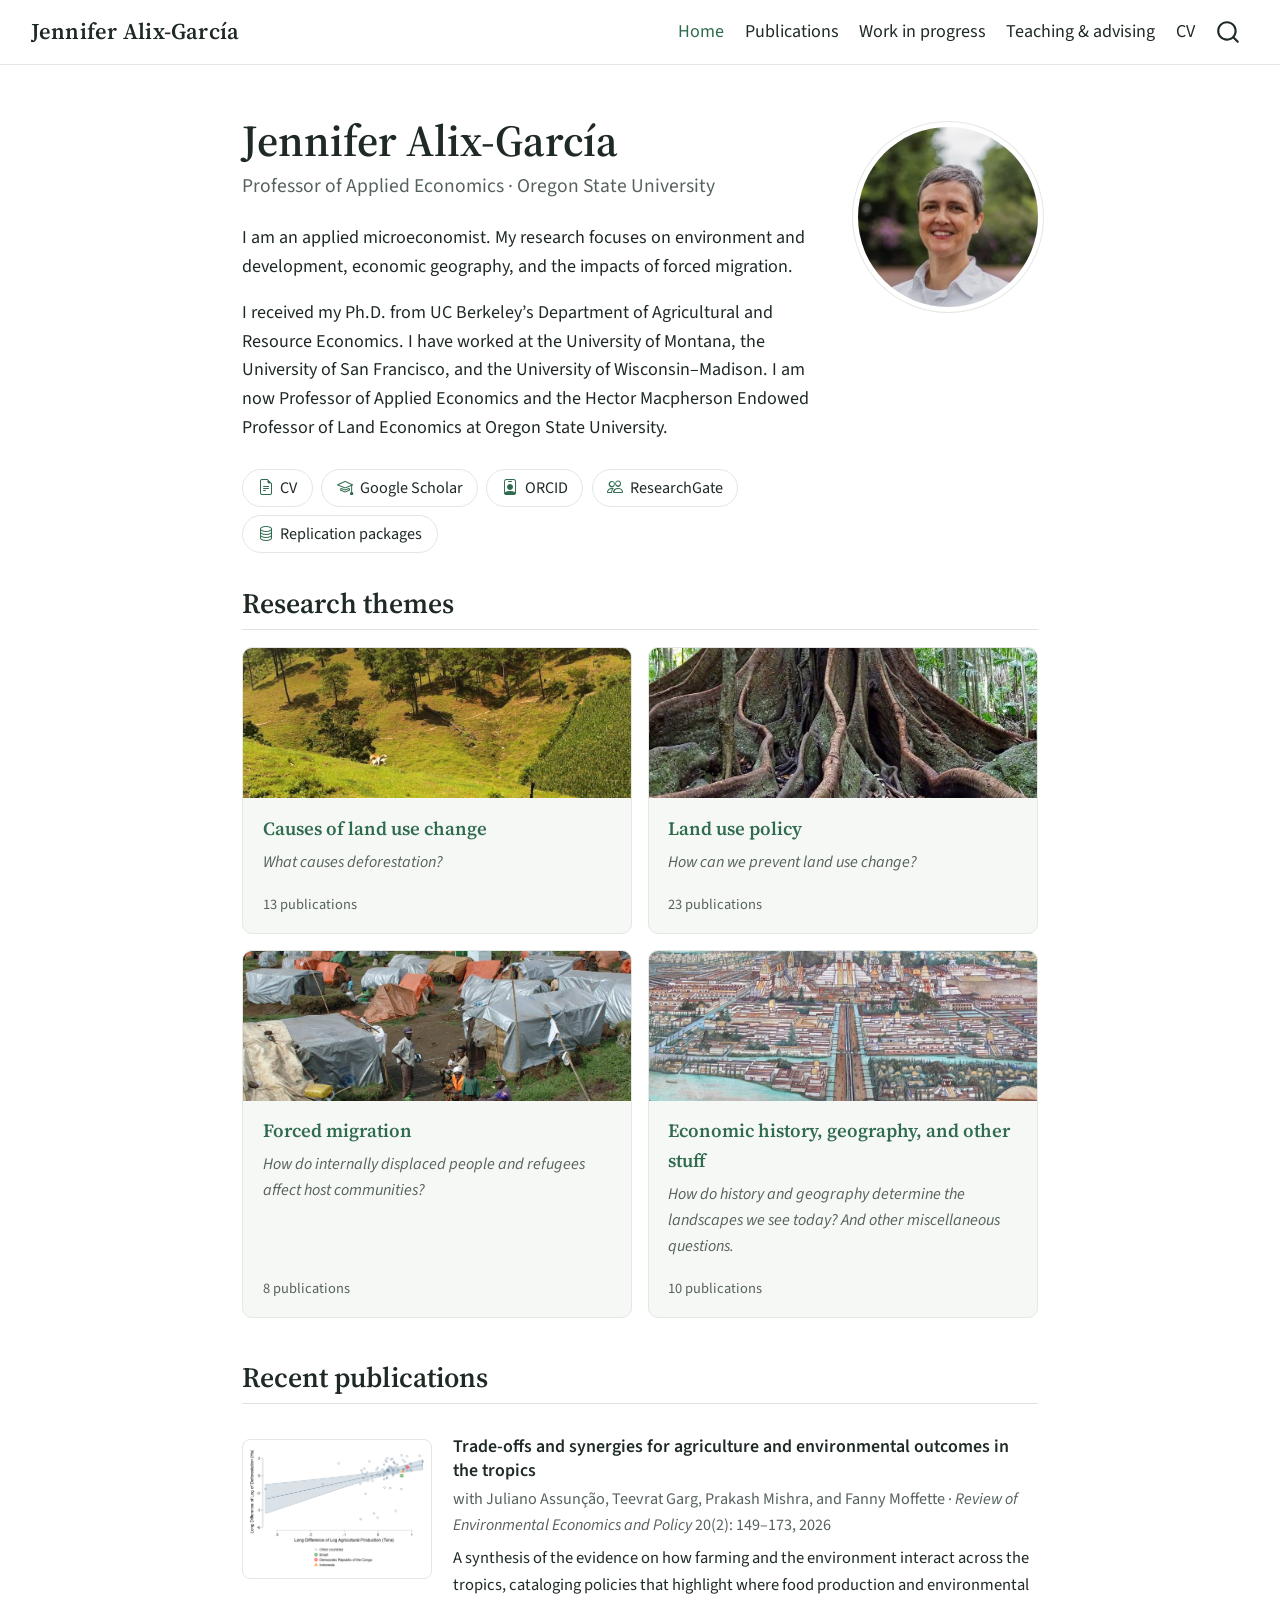
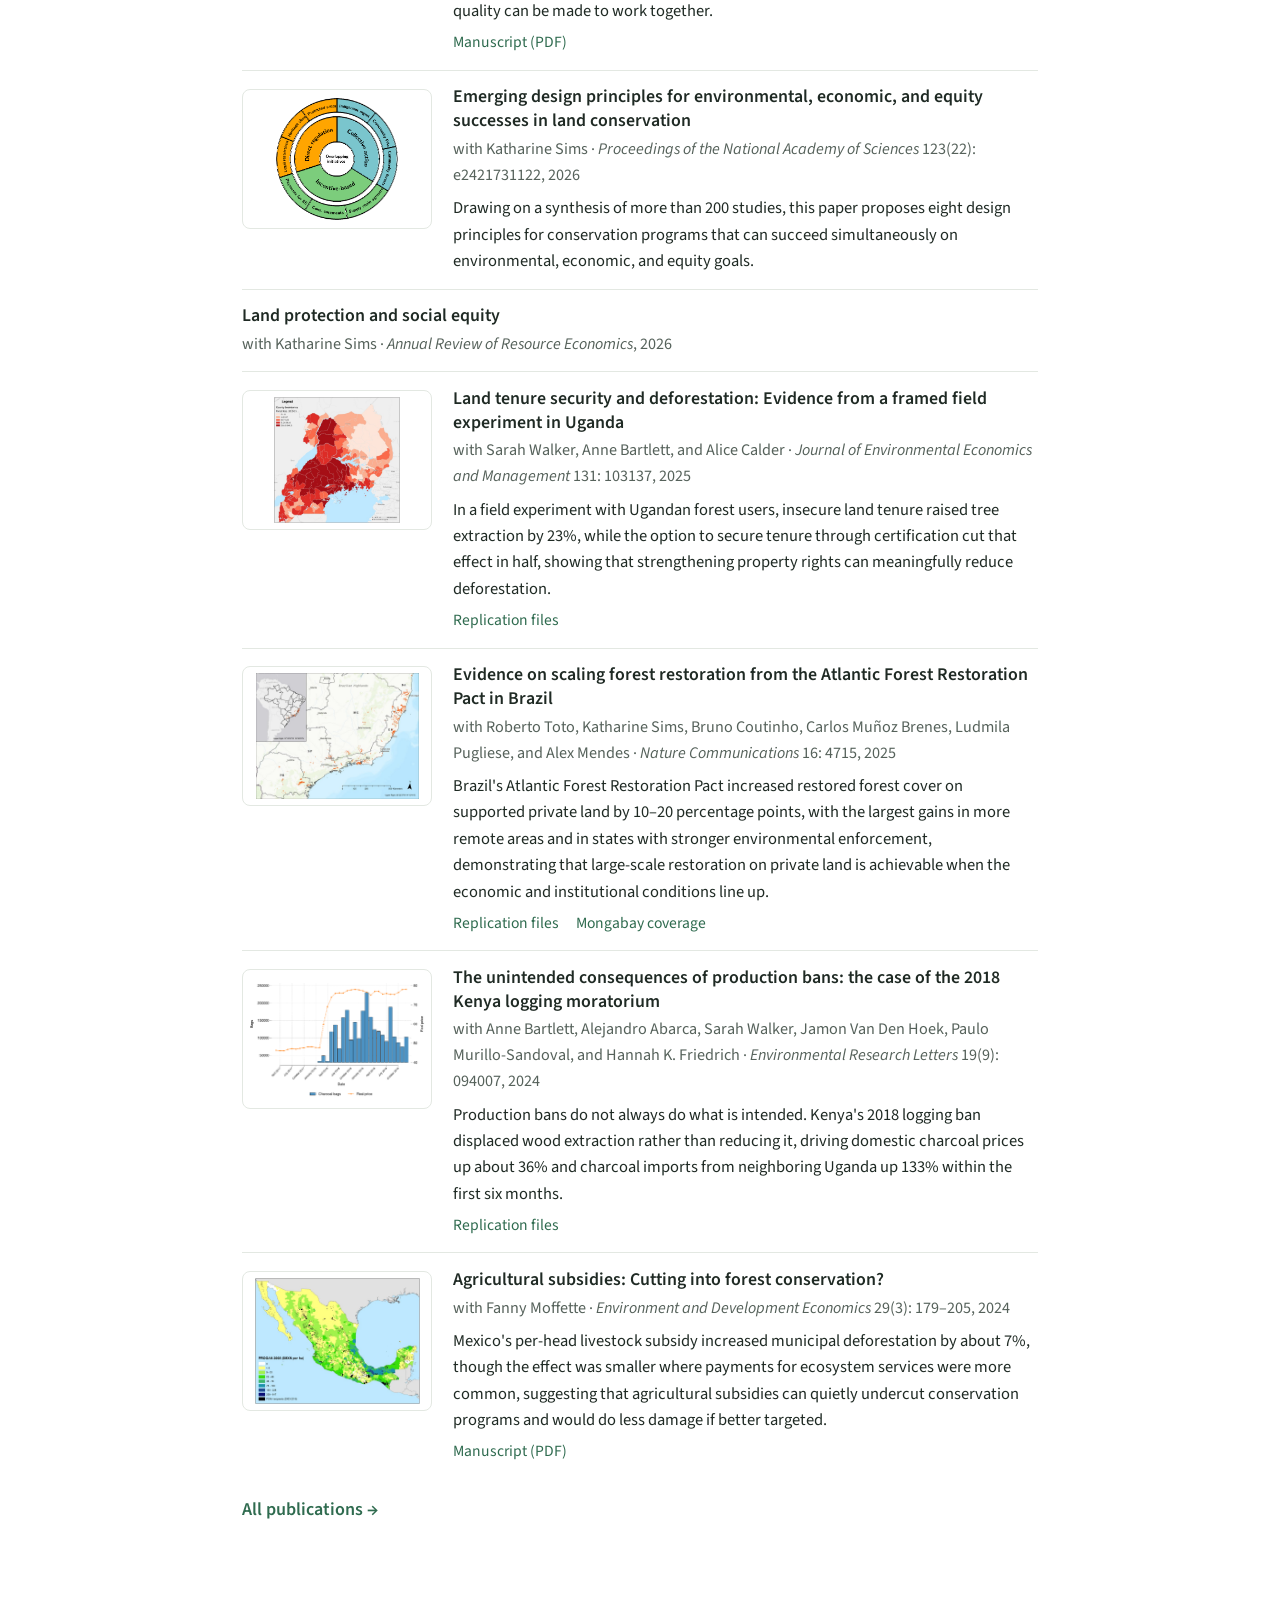
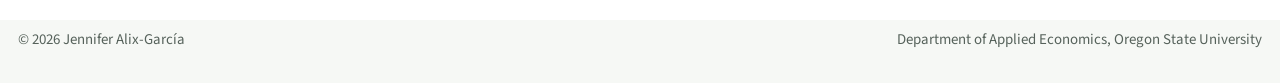
<file: index.html>
<!DOCTYPE html>
<html xmlns="http://www.w3.org/1999/xhtml" lang="en" xml:lang="en"><head>

<meta charset="utf-8">
<meta name="generator" content="quarto-1.4.555">

<meta name="viewport" content="width=device-width, initial-scale=1.0, user-scalable=yes">

<meta name="description" content="Jennifer Alix-García is Professor of Applied Economics at Oregon State University. Her research covers environment and development, land use and conservation policy, economic geography, and forced migration.">

<title>Jennifer Alix-García</title>
<style>
code{white-space: pre-wrap;}
span.smallcaps{font-variant: small-caps;}
div.columns{display: flex; gap: min(4vw, 1.5em);}
div.column{flex: auto; overflow-x: auto;}
div.hanging-indent{margin-left: 1.5em; text-indent: -1.5em;}
ul.task-list{list-style: none;}
ul.task-list li input[type="checkbox"] {
  width: 0.8em;
  margin: 0 0.8em 0.2em -1em; /* quarto-specific, see https://github.com/quarto-dev/quarto-cli/issues/4556 */ 
  vertical-align: middle;
}
</style>


<script src="site_libs/quarto-nav/quarto-nav.js"></script>
<script src="site_libs/quarto-nav/headroom.min.js"></script>
<script src="site_libs/clipboard/clipboard.min.js"></script>
<script src="site_libs/quarto-search/autocomplete.umd.js"></script>
<script src="site_libs/quarto-search/fuse.min.js"></script>
<script src="site_libs/quarto-search/quarto-search.js"></script>
<meta name="quarto:offset" content="./">
<link href="./favicon.svg" rel="icon" type="image/svg+xml">
<script src="site_libs/quarto-html/quarto.js"></script>
<script src="site_libs/quarto-html/popper.min.js"></script>
<script src="site_libs/quarto-html/tippy.umd.min.js"></script>
<link href="site_libs/quarto-html/tippy.css" rel="stylesheet">
<link href="site_libs/quarto-html/quarto-syntax-highlighting.css" rel="stylesheet" id="quarto-text-highlighting-styles">
<script src="site_libs/bootstrap/bootstrap.min.js"></script>
<link href="site_libs/bootstrap/bootstrap-icons.css" rel="stylesheet">
<link href="site_libs/bootstrap/bootstrap.min.css" rel="stylesheet" id="quarto-bootstrap" data-mode="light">
<script id="quarto-search-options" type="application/json">{
  "location": "navbar",
  "copy-button": false,
  "collapse-after": 3,
  "panel-placement": "end",
  "type": "overlay",
  "limit": 50,
  "keyboard-shortcut": [
    "f",
    "/",
    "s"
  ],
  "show-item-context": false,
  "language": {
    "search-no-results-text": "No results",
    "search-matching-documents-text": "matching documents",
    "search-copy-link-title": "Copy link to search",
    "search-hide-matches-text": "Hide additional matches",
    "search-more-match-text": "more match in this document",
    "search-more-matches-text": "more matches in this document",
    "search-clear-button-title": "Clear",
    "search-text-placeholder": "",
    "search-detached-cancel-button-title": "Cancel",
    "search-submit-button-title": "Submit",
    "search-label": "Search"
  }
}</script>
<style>html{ scroll-behavior: smooth; }</style>


<meta property="og:title" content="Jennifer Alix-García">
<meta property="og:description" content="Jennifer Alix-García is Professor of Applied Economics at Oregon State University. Her research covers environment and development, land use and conservation policy, economic geography, and forced migration.">
<meta property="og:site_name" content="Jennifer Alix-García">
</head>

<body class="nav-fixed fullcontent">

<div id="quarto-search-results"></div>
  <header id="quarto-header" class="headroom fixed-top">
    <nav class="navbar navbar-expand-lg " data-bs-theme="dark">
      <div class="navbar-container container-fluid">
      <div class="navbar-brand-container mx-auto">
    <a class="navbar-brand" href="./index.html">
    <span class="navbar-title">Jennifer Alix-García</span>
    </a>
  </div>
            <div id="quarto-search" class="" title="Search"></div>
          <button class="navbar-toggler" type="button" data-bs-toggle="collapse" data-bs-target="#navbarCollapse" aria-controls="navbarCollapse" aria-expanded="false" aria-label="Toggle navigation" onclick="if (window.quartoToggleHeadroom) { window.quartoToggleHeadroom(); }">
  <span class="navbar-toggler-icon"></span>
</button>
          <div class="collapse navbar-collapse" id="navbarCollapse">
            <ul class="navbar-nav navbar-nav-scroll ms-auto">
  <li class="nav-item">
    <a class="nav-link active" href="./index.html" aria-current="page"> 
<span class="menu-text">Home</span></a>
  </li>  
  <li class="nav-item">
    <a class="nav-link" href="./publications.html"> 
<span class="menu-text">Publications</span></a>
  </li>  
  <li class="nav-item">
    <a class="nav-link" href="./work-in-progress.html"> 
<span class="menu-text">Work in progress</span></a>
  </li>  
  <li class="nav-item">
    <a class="nav-link" href="./teaching.html"> 
<span class="menu-text">Teaching &amp; advising</span></a>
  </li>  
  <li class="nav-item">
    <a class="nav-link" href="./files/Alix-Garcia-CV.pdf"> 
<span class="menu-text">CV</span></a>
  </li>  
</ul>
          </div> <!-- /navcollapse -->
          <div class="quarto-navbar-tools">
</div>
      </div> <!-- /container-fluid -->
    </nav>
</header>
<!-- content -->
<div id="quarto-content" class="quarto-container page-columns page-rows-contents page-layout-article page-navbar">
<!-- sidebar -->
<!-- margin-sidebar -->
    
<!-- main -->
<main class="content" id="quarto-document-content">




<div class="hero">
<img class="headshot" src="images/headshot.jpg" alt="Portrait of Jennifer Alix-García">
<div class="hero-text">
<h1 class="hero-name">Jennifer Alix-García</h1>
<p><span class="hero-role">Professor of Applied Economics · Oregon State University</span></p>
<p>I am an applied microeconomist. My research focuses on environment and development, economic geography, and the impacts of forced migration.</p>
<p>I received my Ph.D.&nbsp;from UC Berkeley’s Department of Agricultural and Resource Economics. I have worked at the University of Montana, the University of San Francisco, and the University of Wisconsin–Madison. I am now Professor of Applied Economics and the Hector Macpherson Endowed Professor of Land Economics at Oregon State University.</p>
<div class="profile-links">
<p><a href="files/Alix-Garcia-CV.pdf"><i class="bi bi-file-earmark-text"></i> CV</a> <a href="https://scholar.google.com/citations?user=I9Dzy94AAAAJ&amp;hl=en"><i class="bi bi-mortarboard"></i> Google Scholar</a> <a href="https://orcid.org/0000-0003-0200-0496"><i class="bi bi-person-badge"></i> ORCID</a> <a href="https://www.researchgate.net/profile/Jennifer_Alix-Garcia2"><i class="bi bi-people"></i> ResearchGate</a> <a href="https://dataverse.harvard.edu/dataverse/JAlix-Garcia"><i class="bi bi-database"></i> Replication packages</a></p>
</div>
</div>
</div>
<section id="research-themes" class="level2">
<h2 data-anchor-id="research-themes">Research themes</h2>
<div class="theme-grid">
<a class="theme-card" href="publications.html#land-use-change"><img class="theme-card-img" src="images/theme-land-use-change.jpg" alt="A Mexican hillside where pine forest, cattle pasture, and a cornfield meet" loading="lazy" style="object-position: center 52%"><span class="theme-card-body"><span class="theme-name">Causes of land use change</span><span class="theme-question">What causes deforestation?</span><span class="theme-count">13 publications</span></span></a>
<a class="theme-card" href="publications.html#land-use-policy"><img class="theme-card-img" src="images/theme-land-use-policy.jpg" alt="Buttress roots of a rainforest tree" loading="lazy" style="object-position: center 55%"><span class="theme-card-body"><span class="theme-name">Land use policy</span><span class="theme-question">How can we prevent land use change?</span><span class="theme-count">23 publications</span></span></a>
<a class="theme-card" href="publications.html#forced-migration"><img class="theme-card-img" src="images/theme-forced-migration.jpg" alt="Rows of tarpaulin shelters in a camp for displaced people, with families in the foreground" loading="lazy" style="object-position: center 40%"><span class="theme-card-body"><span class="theme-name">Forced migration</span><span class="theme-question">How do internally displaced people and refugees affect host communities?</span><span class="theme-count">8 publications</span></span></a>
<a class="theme-card" href="publications.html#history-geography"><img class="theme-card-img" src="images/theme-history-geography.jpg" alt="Detail of Diego Rivera's mural The Great City of Tenochtitlan" loading="lazy" style="object-position: center 35%"><span class="theme-card-body"><span class="theme-name">Economic history, geography, and other stuff</span><span class="theme-question">How do history and geography determine the landscapes we see today? And other miscellaneous questions.</span><span class="theme-count">10 publications</span></span></a>
</div>
</section>
<section id="recent-publications" class="level2">
<h2 data-anchor-id="recent-publications">Recent publications</h2>
<div class="pub-list">
<div class="pub has-thumb">
<div class="pub-thumb"><a href="https://doi.org/10.1086/742011" tabindex="-1" aria-hidden="true"><img src="images/pubs/2026-reep-tradeoffs.png" alt="Scatter plot of the long difference in log deforestation against log agricultural production for tropical countries" loading="lazy"></a></div>
<div class="pub-body">
<div class="pub-title"><a href="https://doi.org/10.1086/742011">Trade-offs and synergies for agriculture and environmental outcomes in the tropics</a></div>
<div class="pub-meta">with Juliano Assunção, Teevrat Garg, Prakash Mishra, and Fanny Moffette · <em>Review of Environmental Economics and Policy</em> 20(2): 149–173, 2026</div>
<p class="pub-summary">A synthesis of the evidence on how farming and the environment interact across the tropics, cataloging policies that highlight where food production and environmental quality can be made to work together.</p>
<div class="pub-links"><a href="files/papers/2026-reep-tradeoffs-agriculture-environment.pdf">Manuscript (PDF)</a></div>
</div>
</div>
<div class="pub has-thumb">
<div class="pub-thumb"><a href="https://doi.org/10.1073/pnas.2421731122" tabindex="-1" aria-hidden="true"><img src="images/pubs/2026-pnas-design-principles.png" alt="Diagram of land conservation approaches: direct regulation, incentive-based, and collective action" loading="lazy"></a></div>
<div class="pub-body">
<div class="pub-title"><a href="https://doi.org/10.1073/pnas.2421731122">Emerging design principles for environmental, economic, and equity successes in land conservation</a></div>
<div class="pub-meta">with Katharine Sims · <em>Proceedings of the National Academy of Sciences</em> 123(22): e2421731122, 2026</div>
<p class="pub-summary">Drawing on a synthesis of more than 200 studies, this paper proposes eight design principles for conservation programs that can succeed simultaneously on environmental, economic, and equity goals.</p>
</div>
</div>
<div class="pub">
<div class="pub-title"><a href="https://doi.org/10.1146/annurev-resource-011624-040006">Land protection and social equity</a></div>
<div class="pub-meta">with Katharine Sims · <em>Annual Review of Resource Economics</em>, 2026</div>
</div>
<div class="pub has-thumb">
<div class="pub-thumb"><a href="https://doi.org/10.1016/j.jeem.2025.103137" tabindex="-1" aria-hidden="true"><img src="images/pubs/2025-jeem-land-tenure.jpg" alt="Map of forest loss by county in Uganda, 2010 to 2019" loading="lazy"></a></div>
<div class="pub-body">
<div class="pub-title"><a href="https://doi.org/10.1016/j.jeem.2025.103137">Land tenure security and deforestation: Evidence from a framed field experiment in Uganda</a></div>
<div class="pub-meta">with Sarah Walker, Anne Bartlett, and Alice Calder · <em>Journal of Environmental Economics and Management</em> 131: 103137, 2025</div>
<p class="pub-summary">In a field experiment with Ugandan forest users, insecure land tenure raised tree extraction by 23%, while the option to secure tenure through certification cut that effect in half, showing that strengthening property rights can meaningfully reduce deforestation.</p>
<div class="pub-links"><a href="https://doi.org/10.7910/DVN/KSCWJK">Replication files</a></div>
</div>
</div>
<div class="pub has-thumb">
<div class="pub-thumb"><a href="https://doi.org/10.1038/s41467-025-59194-3" tabindex="-1" aria-hidden="true"><img src="images/pubs/2025-natcomm-atlantic-forest.jpg" alt="Map of parcels supported by the Atlantic Forest Restoration Pact along Brazil's southern coast" loading="lazy"></a></div>
<div class="pub-body">
<div class="pub-title"><a href="https://doi.org/10.1038/s41467-025-59194-3">Evidence on scaling forest restoration from the Atlantic Forest Restoration Pact in Brazil</a></div>
<div class="pub-meta">with Roberto Toto, Katharine Sims, Bruno Coutinho, Carlos Muñoz Brenes, Ludmila Pugliese, and Alex Mendes · <em>Nature Communications</em> 16: 4715, 2025</div>
<p class="pub-summary">Brazil's Atlantic Forest Restoration Pact increased restored forest cover on supported private land by 10–20 percentage points, with the largest gains in more remote areas and in states with stronger environmental enforcement, demonstrating that large-scale restoration on private land is achievable when the economic and institutional conditions line up.</p>
<div class="pub-links"><a href="https://dataverse.harvard.edu/dataset.xhtml?persistentId=doi:10.7910/DVN/EZ5KCW">Replication files</a> <a href="https://news.mongabay.com/2025/12/new-study-points-to-private-land-as-key-to-atlantic-forest-recovery/">Mongabay coverage</a></div>
</div>
</div>
<div class="pub has-thumb">
<div class="pub-thumb"><a href="https://doi.org/10.1088/1748-9326/ad661c" tabindex="-1" aria-hidden="true"><img src="images/pubs/2024-erl-charcoal-ban.png" alt="Chart of monthly charcoal imports into Kenya and real charcoal prices, 2017 to 2019" loading="lazy"></a></div>
<div class="pub-body">
<div class="pub-title"><a href="https://doi.org/10.1088/1748-9326/ad661c">The unintended consequences of production bans: the case of the 2018 Kenya logging moratorium</a></div>
<div class="pub-meta">with Anne Bartlett, Alejandro Abarca, Sarah Walker, Jamon Van Den Hoek, Paulo Murillo-Sandoval, and Hannah K. Friedrich · <em>Environmental Research Letters</em> 19(9): 094007, 2024</div>
<p class="pub-summary">Production bans do not always do what is intended. Kenya's 2018 logging ban displaced wood extraction rather than reducing it, driving domestic charcoal prices up about 36% and charcoal imports from neighboring Uganda up 133% within the first six months.</p>
<div class="pub-links"><a href="https://dataverse.harvard.edu/dataset.xhtml?persistentId=doi:10.7910/DVN/HYNWS7">Replication files</a></div>
</div>
</div>
<div class="pub has-thumb">
<div class="pub-thumb"><a href="https://doi.org/10.1017/S1355770X23000189" tabindex="-1" aria-hidden="true"><img src="images/pubs/2024-ede-agricultural-subsidies.jpg" alt="Map of Mexico showing livestock subsidies per hectare in 2008 and payments for ecosystem services recipients" loading="lazy"></a></div>
<div class="pub-body">
<div class="pub-title"><a href="https://doi.org/10.1017/S1355770X23000189">Agricultural subsidies: Cutting into forest conservation?</a></div>
<div class="pub-meta">with Fanny Moffette · <em>Environment and Development Economics</em> 29(3): 179–205, 2024</div>
<p class="pub-summary">Mexico's per-head livestock subsidy increased municipal deforestation by about 7%, though the effect was smaller where payments for ecosystem services were more common, suggesting that agricultural subsidies can quietly undercut conservation programs and would do less damage if better targeted.</p>
<div class="pub-links"><a href="files/papers/2024-ede-agricultural-subsidies.pdf">Manuscript (PDF)</a></div>
</div>
</div>
</div>
<p><a href="./publications.html" class="more-link">All publications →</a></p>


</section>

</main> <!-- /main -->
<script id="quarto-html-after-body" type="application/javascript">
window.document.addEventListener("DOMContentLoaded", function (event) {
  const toggleBodyColorMode = (bsSheetEl) => {
    const mode = bsSheetEl.getAttribute("data-mode");
    const bodyEl = window.document.querySelector("body");
    if (mode === "dark") {
      bodyEl.classList.add("quarto-dark");
      bodyEl.classList.remove("quarto-light");
    } else {
      bodyEl.classList.add("quarto-light");
      bodyEl.classList.remove("quarto-dark");
    }
  }
  const toggleBodyColorPrimary = () => {
    const bsSheetEl = window.document.querySelector("link#quarto-bootstrap");
    if (bsSheetEl) {
      toggleBodyColorMode(bsSheetEl);
    }
  }
  toggleBodyColorPrimary();  
  const isCodeAnnotation = (el) => {
    for (const clz of el.classList) {
      if (clz.startsWith('code-annotation-')) {                     
        return true;
      }
    }
    return false;
  }
  const clipboard = new window.ClipboardJS('.code-copy-button', {
    text: function(trigger) {
      const codeEl = trigger.previousElementSibling.cloneNode(true);
      for (const childEl of codeEl.children) {
        if (isCodeAnnotation(childEl)) {
          childEl.remove();
        }
      }
      return codeEl.innerText;
    }
  });
  clipboard.on('success', function(e) {
    // button target
    const button = e.trigger;
    // don't keep focus
    button.blur();
    // flash "checked"
    button.classList.add('code-copy-button-checked');
    var currentTitle = button.getAttribute("title");
    button.setAttribute("title", "Copied!");
    let tooltip;
    if (window.bootstrap) {
      button.setAttribute("data-bs-toggle", "tooltip");
      button.setAttribute("data-bs-placement", "left");
      button.setAttribute("data-bs-title", "Copied!");
      tooltip = new bootstrap.Tooltip(button, 
        { trigger: "manual", 
          customClass: "code-copy-button-tooltip",
          offset: [0, -8]});
      tooltip.show();    
    }
    setTimeout(function() {
      if (tooltip) {
        tooltip.hide();
        button.removeAttribute("data-bs-title");
        button.removeAttribute("data-bs-toggle");
        button.removeAttribute("data-bs-placement");
      }
      button.setAttribute("title", currentTitle);
      button.classList.remove('code-copy-button-checked');
    }, 1000);
    // clear code selection
    e.clearSelection();
  });
    var localhostRegex = new RegExp(/^(?:http|https):\/\/localhost\:?[0-9]*\//);
    var mailtoRegex = new RegExp(/^mailto:/);
      var filterRegex = new RegExp("https:\/\/jalix-garcia\.github\.io\/");
    var isInternal = (href) => {
        return filterRegex.test(href) || localhostRegex.test(href) || mailtoRegex.test(href);
    }
    // Inspect non-navigation links and adorn them if external
 	var links = window.document.querySelectorAll('a[href]:not(.nav-link):not(.navbar-brand):not(.toc-action):not(.sidebar-link):not(.sidebar-item-toggle):not(.pagination-link):not(.no-external):not([aria-hidden]):not(.dropdown-item):not(.quarto-navigation-tool)');
    for (var i=0; i<links.length; i++) {
      const link = links[i];
      if (!isInternal(link.href)) {
        // undo the damage that might have been done by quarto-nav.js in the case of
        // links that we want to consider external
        if (link.dataset.originalHref !== undefined) {
          link.href = link.dataset.originalHref;
        }
      }
    }
  function tippyHover(el, contentFn, onTriggerFn, onUntriggerFn) {
    const config = {
      allowHTML: true,
      maxWidth: 500,
      delay: 100,
      arrow: false,
      appendTo: function(el) {
          return el.parentElement;
      },
      interactive: true,
      interactiveBorder: 10,
      theme: 'quarto',
      placement: 'bottom-start',
    };
    if (contentFn) {
      config.content = contentFn;
    }
    if (onTriggerFn) {
      config.onTrigger = onTriggerFn;
    }
    if (onUntriggerFn) {
      config.onUntrigger = onUntriggerFn;
    }
    window.tippy(el, config); 
  }
  const noterefs = window.document.querySelectorAll('a[role="doc-noteref"]');
  for (var i=0; i<noterefs.length; i++) {
    const ref = noterefs[i];
    tippyHover(ref, function() {
      // use id or data attribute instead here
      let href = ref.getAttribute('data-footnote-href') || ref.getAttribute('href');
      try { href = new URL(href).hash; } catch {}
      const id = href.replace(/^#\/?/, "");
      const note = window.document.getElementById(id);
      if (note) {
        return note.innerHTML;
      } else {
        return "";
      }
    });
  }
  const xrefs = window.document.querySelectorAll('a.quarto-xref');
  const processXRef = (id, note) => {
    // Strip column container classes
    const stripColumnClz = (el) => {
      el.classList.remove("page-full", "page-columns");
      if (el.children) {
        for (const child of el.children) {
          stripColumnClz(child);
        }
      }
    }
    stripColumnClz(note)
    if (id === null || id.startsWith('sec-')) {
      // Special case sections, only their first couple elements
      const container = document.createElement("div");
      if (note.children && note.children.length > 2) {
        container.appendChild(note.children[0].cloneNode(true));
        for (let i = 1; i < note.children.length; i++) {
          const child = note.children[i];
          if (child.tagName === "P" && child.innerText === "") {
            continue;
          } else {
            container.appendChild(child.cloneNode(true));
            break;
          }
        }
        if (window.Quarto?.typesetMath) {
          window.Quarto.typesetMath(container);
        }
        return container.innerHTML
      } else {
        if (window.Quarto?.typesetMath) {
          window.Quarto.typesetMath(note);
        }
        return note.innerHTML;
      }
    } else {
      // Remove any anchor links if they are present
      const anchorLink = note.querySelector('a.anchorjs-link');
      if (anchorLink) {
        anchorLink.remove();
      }
      if (window.Quarto?.typesetMath) {
        window.Quarto.typesetMath(note);
      }
      // TODO in 1.5, we should make sure this works without a callout special case
      if (note.classList.contains("callout")) {
        return note.outerHTML;
      } else {
        return note.innerHTML;
      }
    }
  }
  for (var i=0; i<xrefs.length; i++) {
    const xref = xrefs[i];
    tippyHover(xref, undefined, function(instance) {
      instance.disable();
      let url = xref.getAttribute('href');
      let hash = undefined; 
      if (url.startsWith('#')) {
        hash = url;
      } else {
        try { hash = new URL(url).hash; } catch {}
      }
      if (hash) {
        const id = hash.replace(/^#\/?/, "");
        const note = window.document.getElementById(id);
        if (note !== null) {
          try {
            const html = processXRef(id, note.cloneNode(true));
            instance.setContent(html);
          } finally {
            instance.enable();
            instance.show();
          }
        } else {
          // See if we can fetch this
          fetch(url.split('#')[0])
          .then(res => res.text())
          .then(html => {
            const parser = new DOMParser();
            const htmlDoc = parser.parseFromString(html, "text/html");
            const note = htmlDoc.getElementById(id);
            if (note !== null) {
              const html = processXRef(id, note);
              instance.setContent(html);
            } 
          }).finally(() => {
            instance.enable();
            instance.show();
          });
        }
      } else {
        // See if we can fetch a full url (with no hash to target)
        // This is a special case and we should probably do some content thinning / targeting
        fetch(url)
        .then(res => res.text())
        .then(html => {
          const parser = new DOMParser();
          const htmlDoc = parser.parseFromString(html, "text/html");
          const note = htmlDoc.querySelector('main.content');
          if (note !== null) {
            // This should only happen for chapter cross references
            // (since there is no id in the URL)
            // remove the first header
            if (note.children.length > 0 && note.children[0].tagName === "HEADER") {
              note.children[0].remove();
            }
            const html = processXRef(null, note);
            instance.setContent(html);
          } 
        }).finally(() => {
          instance.enable();
          instance.show();
        });
      }
    }, function(instance) {
    });
  }
      let selectedAnnoteEl;
      const selectorForAnnotation = ( cell, annotation) => {
        let cellAttr = 'data-code-cell="' + cell + '"';
        let lineAttr = 'data-code-annotation="' +  annotation + '"';
        const selector = 'span[' + cellAttr + '][' + lineAttr + ']';
        return selector;
      }
      const selectCodeLines = (annoteEl) => {
        const doc = window.document;
        const targetCell = annoteEl.getAttribute("data-target-cell");
        const targetAnnotation = annoteEl.getAttribute("data-target-annotation");
        const annoteSpan = window.document.querySelector(selectorForAnnotation(targetCell, targetAnnotation));
        const lines = annoteSpan.getAttribute("data-code-lines").split(",");
        const lineIds = lines.map((line) => {
          return targetCell + "-" + line;
        })
        let top = null;
        let height = null;
        let parent = null;
        if (lineIds.length > 0) {
            //compute the position of the single el (top and bottom and make a div)
            const el = window.document.getElementById(lineIds[0]);
            top = el.offsetTop;
            height = el.offsetHeight;
            parent = el.parentElement.parentElement;
          if (lineIds.length > 1) {
            const lastEl = window.document.getElementById(lineIds[lineIds.length - 1]);
            const bottom = lastEl.offsetTop + lastEl.offsetHeight;
            height = bottom - top;
          }
          if (top !== null && height !== null && parent !== null) {
            // cook up a div (if necessary) and position it 
            let div = window.document.getElementById("code-annotation-line-highlight");
            if (div === null) {
              div = window.document.createElement("div");
              div.setAttribute("id", "code-annotation-line-highlight");
              div.style.position = 'absolute';
              parent.appendChild(div);
            }
            div.style.top = top - 2 + "px";
            div.style.height = height + 4 + "px";
            div.style.left = 0;
            let gutterDiv = window.document.getElementById("code-annotation-line-highlight-gutter");
            if (gutterDiv === null) {
              gutterDiv = window.document.createElement("div");
              gutterDiv.setAttribute("id", "code-annotation-line-highlight-gutter");
              gutterDiv.style.position = 'absolute';
              const codeCell = window.document.getElementById(targetCell);
              const gutter = codeCell.querySelector('.code-annotation-gutter');
              gutter.appendChild(gutterDiv);
            }
            gutterDiv.style.top = top - 2 + "px";
            gutterDiv.style.height = height + 4 + "px";
          }
          selectedAnnoteEl = annoteEl;
        }
      };
      const unselectCodeLines = () => {
        const elementsIds = ["code-annotation-line-highlight", "code-annotation-line-highlight-gutter"];
        elementsIds.forEach((elId) => {
          const div = window.document.getElementById(elId);
          if (div) {
            div.remove();
          }
        });
        selectedAnnoteEl = undefined;
      };
        // Handle positioning of the toggle
    window.addEventListener(
      "resize",
      throttle(() => {
        elRect = undefined;
        if (selectedAnnoteEl) {
          selectCodeLines(selectedAnnoteEl);
        }
      }, 10)
    );
    function throttle(fn, ms) {
    let throttle = false;
    let timer;
      return (...args) => {
        if(!throttle) { // first call gets through
            fn.apply(this, args);
            throttle = true;
        } else { // all the others get throttled
            if(timer) clearTimeout(timer); // cancel #2
            timer = setTimeout(() => {
              fn.apply(this, args);
              timer = throttle = false;
            }, ms);
        }
      };
    }
      // Attach click handler to the DT
      const annoteDls = window.document.querySelectorAll('dt[data-target-cell]');
      for (const annoteDlNode of annoteDls) {
        annoteDlNode.addEventListener('click', (event) => {
          const clickedEl = event.target;
          if (clickedEl !== selectedAnnoteEl) {
            unselectCodeLines();
            const activeEl = window.document.querySelector('dt[data-target-cell].code-annotation-active');
            if (activeEl) {
              activeEl.classList.remove('code-annotation-active');
            }
            selectCodeLines(clickedEl);
            clickedEl.classList.add('code-annotation-active');
          } else {
            // Unselect the line
            unselectCodeLines();
            clickedEl.classList.remove('code-annotation-active');
          }
        });
      }
  const findCites = (el) => {
    const parentEl = el.parentElement;
    if (parentEl) {
      const cites = parentEl.dataset.cites;
      if (cites) {
        return {
          el,
          cites: cites.split(' ')
        };
      } else {
        return findCites(el.parentElement)
      }
    } else {
      return undefined;
    }
  };
  var bibliorefs = window.document.querySelectorAll('a[role="doc-biblioref"]');
  for (var i=0; i<bibliorefs.length; i++) {
    const ref = bibliorefs[i];
    const citeInfo = findCites(ref);
    if (citeInfo) {
      tippyHover(citeInfo.el, function() {
        var popup = window.document.createElement('div');
        citeInfo.cites.forEach(function(cite) {
          var citeDiv = window.document.createElement('div');
          citeDiv.classList.add('hanging-indent');
          citeDiv.classList.add('csl-entry');
          var biblioDiv = window.document.getElementById('ref-' + cite);
          if (biblioDiv) {
            citeDiv.innerHTML = biblioDiv.innerHTML;
          }
          popup.appendChild(citeDiv);
        });
        return popup.innerHTML;
      });
    }
  }
});
</script>
</div> <!-- /content -->
<footer class="footer">
  <div class="nav-footer">
    <div class="nav-footer-left">
<p>© 2026 Jennifer Alix-García</p>
</div>   
    <div class="nav-footer-center">
      &nbsp;
    </div>
    <div class="nav-footer-right">
<p>Department of Applied Economics, Oregon State University</p>
</div>
  </div>
</footer>




<script src="site_libs/quarto-html/zenscroll-min.js"></script>
</body></html>
</file>
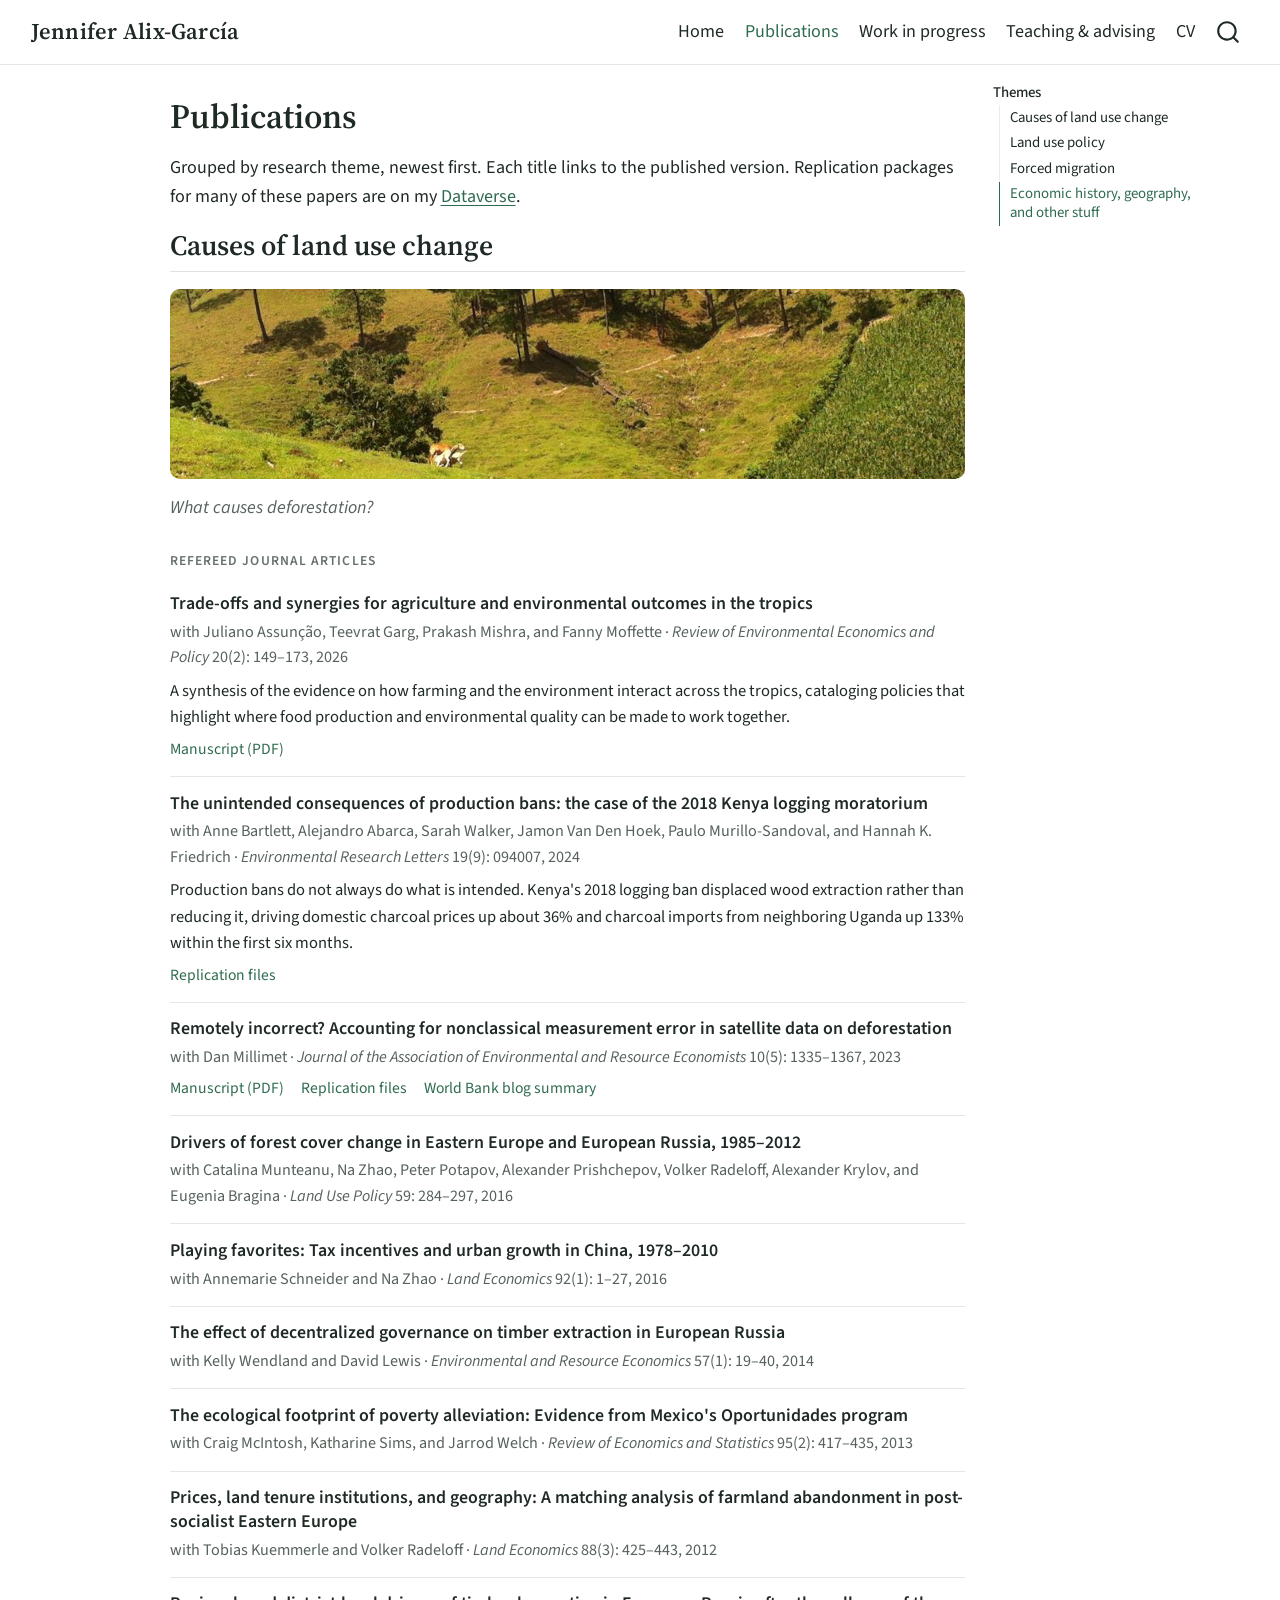
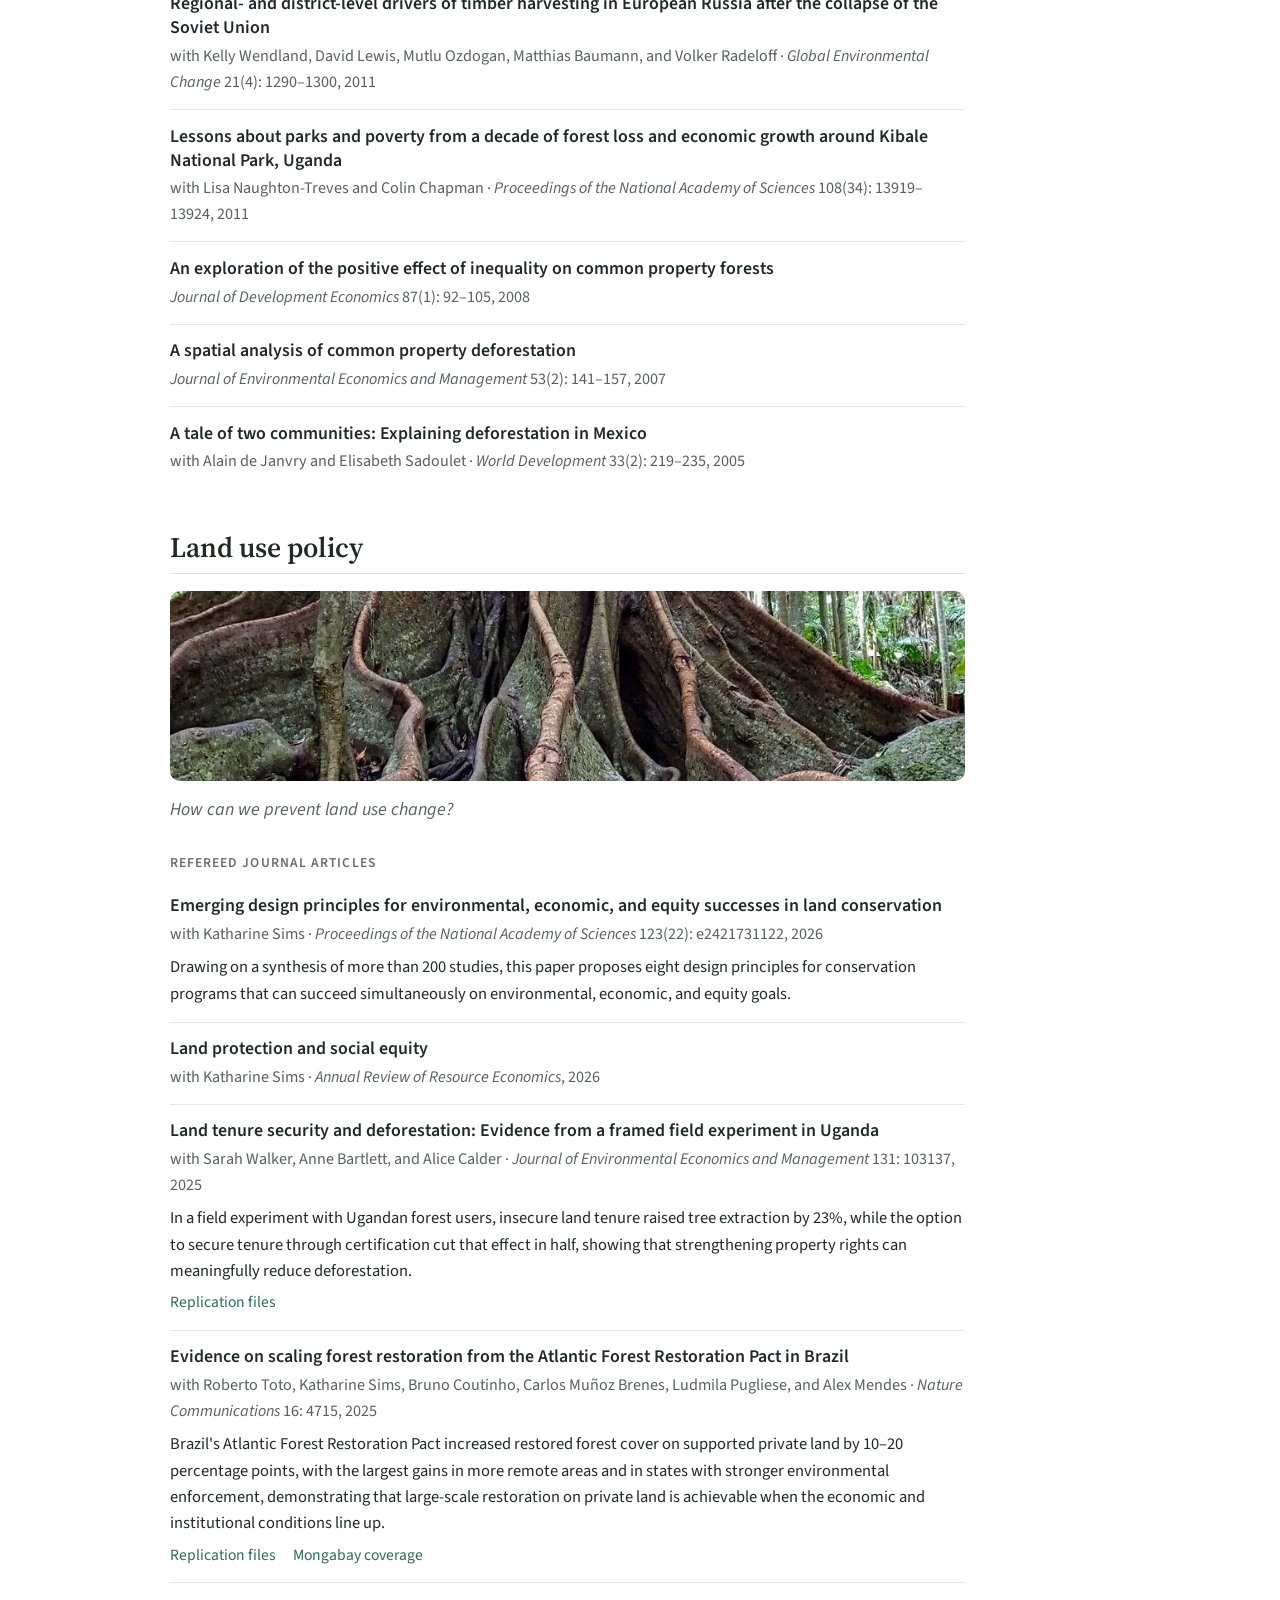
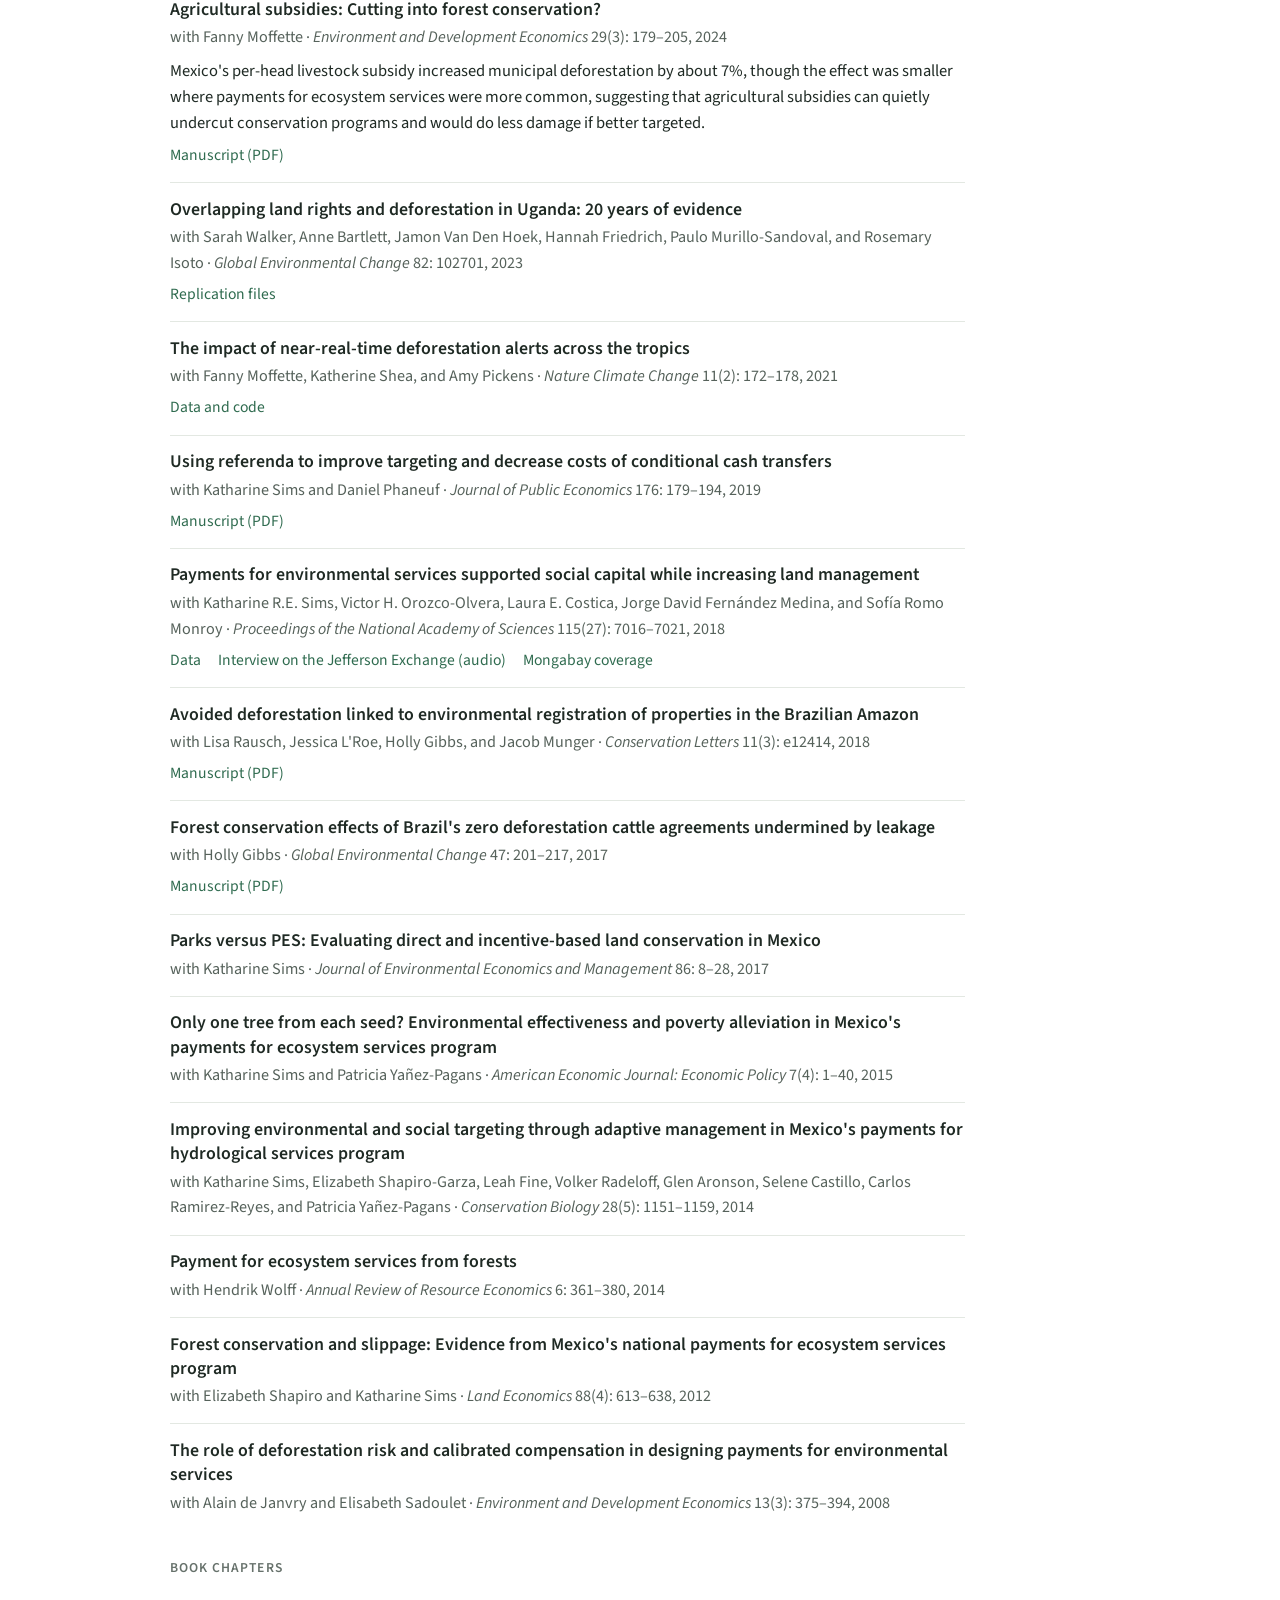
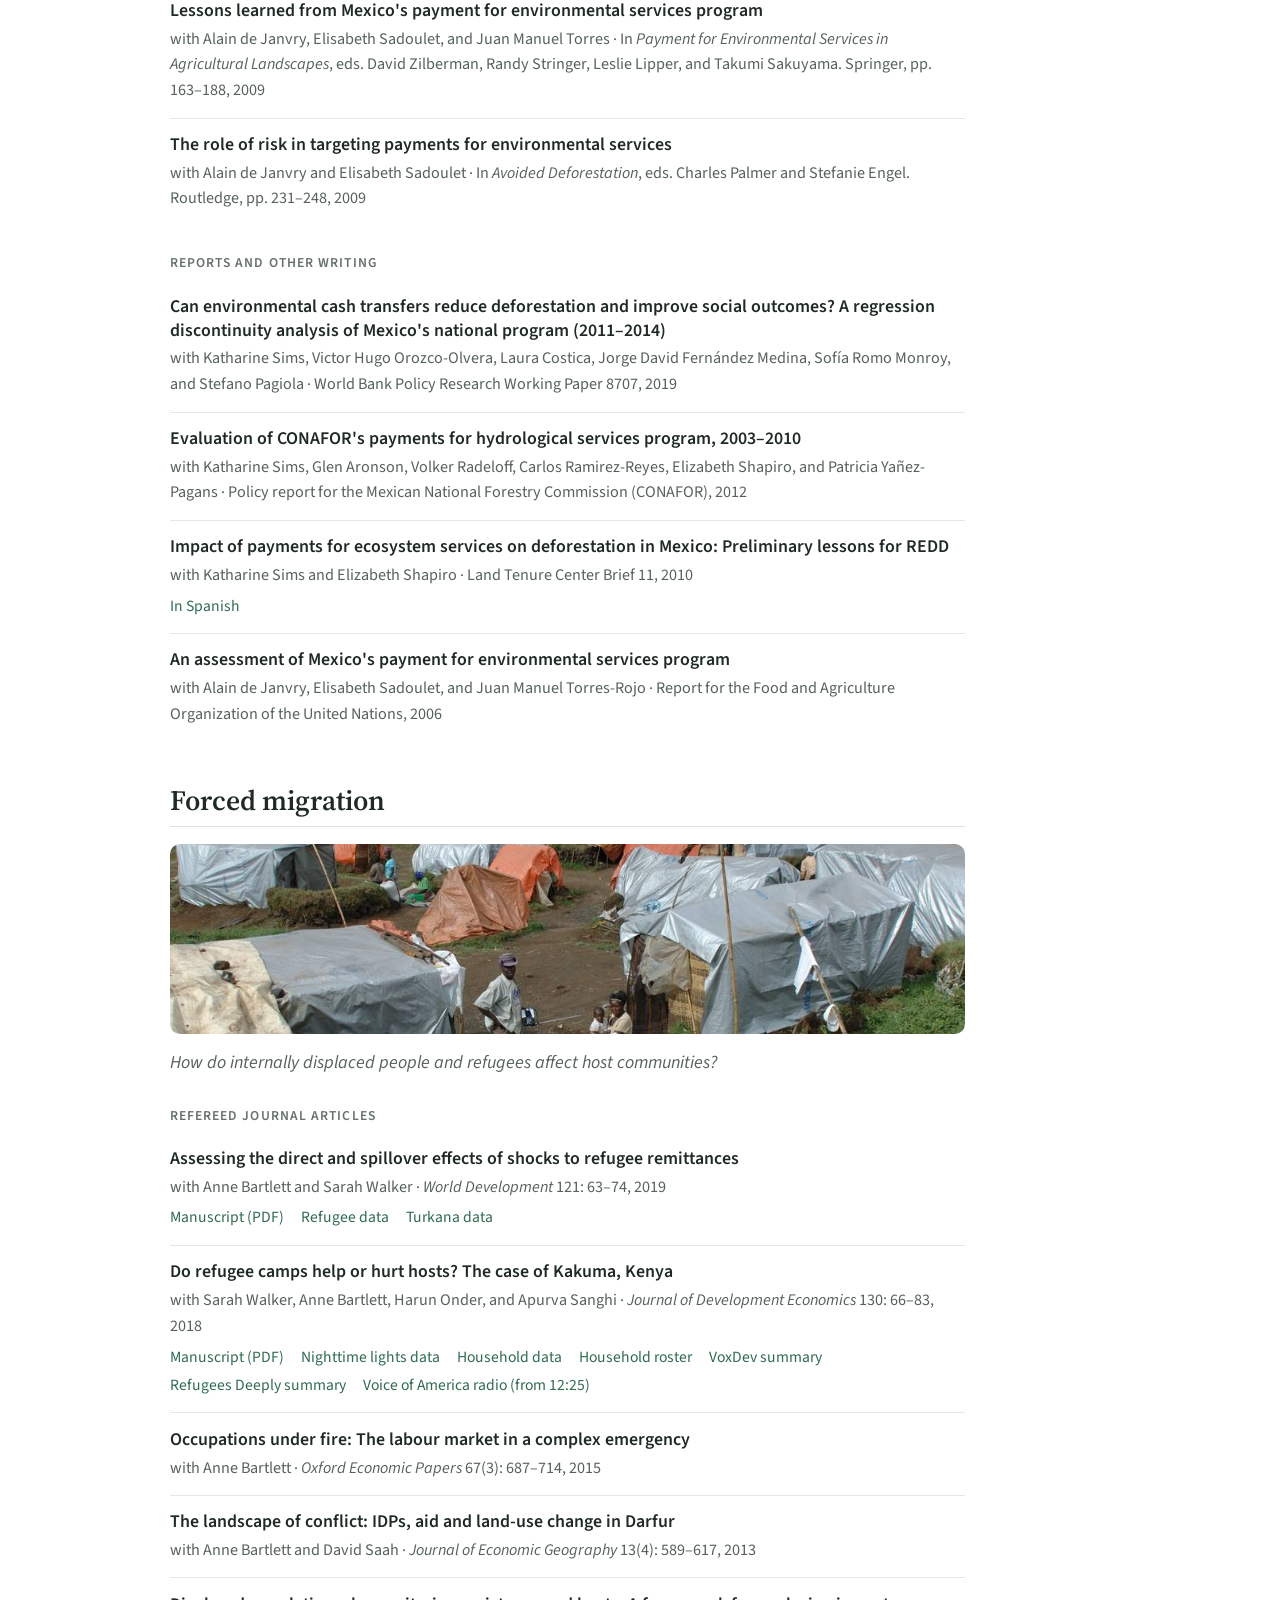
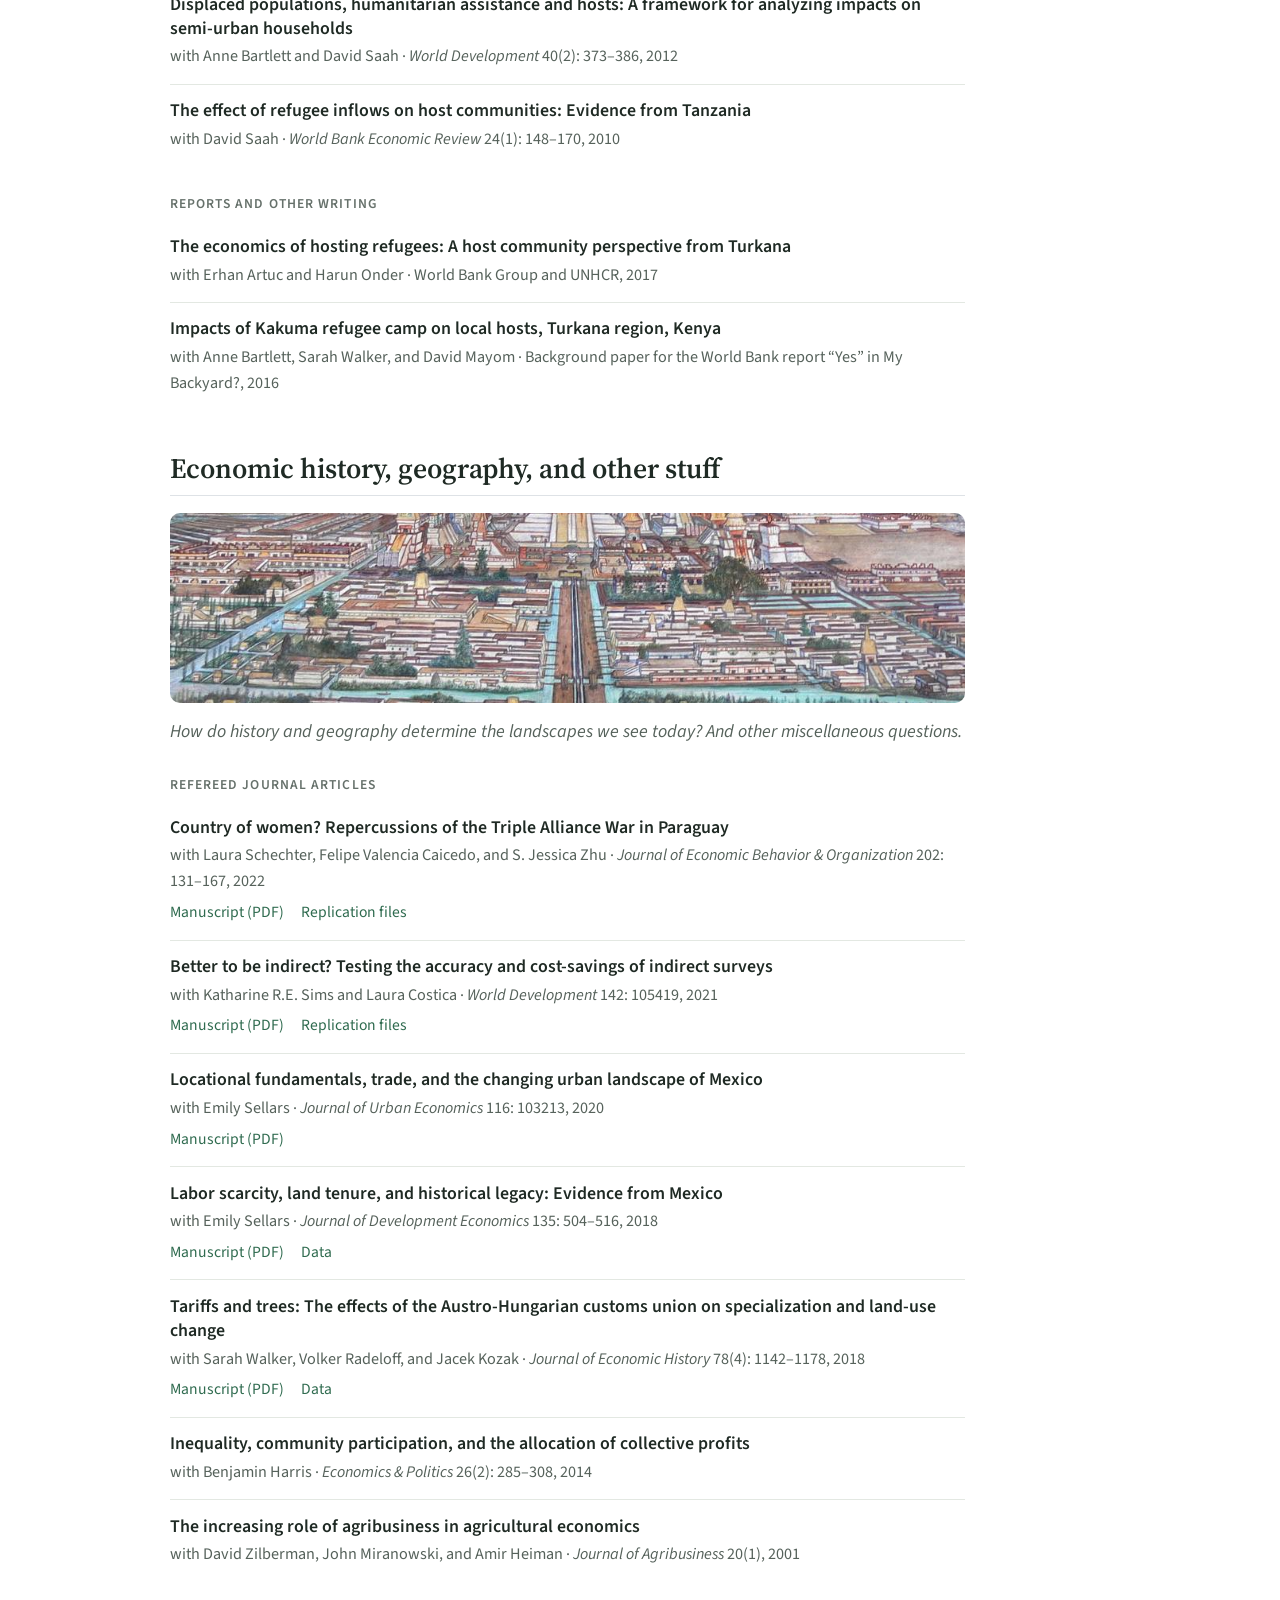
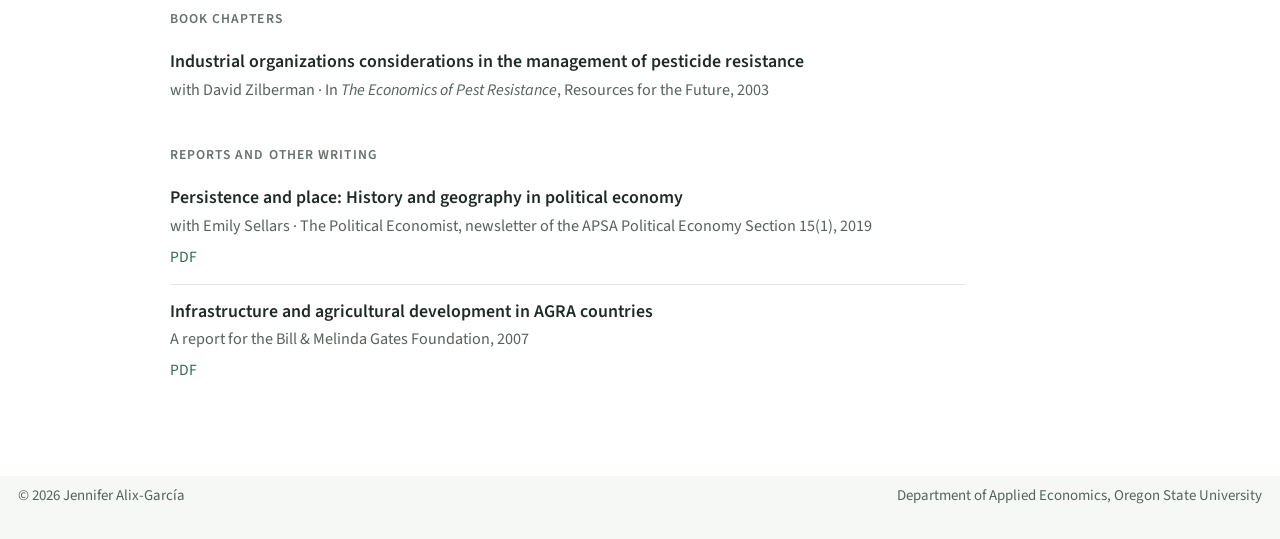
<file: publications.html>
<!DOCTYPE html>
<html xmlns="http://www.w3.org/1999/xhtml" lang="en" xml:lang="en"><head>

<meta charset="utf-8">
<meta name="generator" content="quarto-1.4.555">

<meta name="viewport" content="width=device-width, initial-scale=1.0, user-scalable=yes">


<title>Jennifer Alix-García - Publications</title>
<style>
code{white-space: pre-wrap;}
span.smallcaps{font-variant: small-caps;}
div.columns{display: flex; gap: min(4vw, 1.5em);}
div.column{flex: auto; overflow-x: auto;}
div.hanging-indent{margin-left: 1.5em; text-indent: -1.5em;}
ul.task-list{list-style: none;}
ul.task-list li input[type="checkbox"] {
  width: 0.8em;
  margin: 0 0.8em 0.2em -1em; /* quarto-specific, see https://github.com/quarto-dev/quarto-cli/issues/4556 */ 
  vertical-align: middle;
}
</style>


<script src="site_libs/quarto-nav/quarto-nav.js"></script>
<script src="site_libs/quarto-nav/headroom.min.js"></script>
<script src="site_libs/clipboard/clipboard.min.js"></script>
<script src="site_libs/quarto-search/autocomplete.umd.js"></script>
<script src="site_libs/quarto-search/fuse.min.js"></script>
<script src="site_libs/quarto-search/quarto-search.js"></script>
<meta name="quarto:offset" content="./">
<link href="./favicon.svg" rel="icon" type="image/svg+xml">
<script src="site_libs/quarto-html/quarto.js"></script>
<script src="site_libs/quarto-html/popper.min.js"></script>
<script src="site_libs/quarto-html/tippy.umd.min.js"></script>
<link href="site_libs/quarto-html/tippy.css" rel="stylesheet">
<link href="site_libs/quarto-html/quarto-syntax-highlighting.css" rel="stylesheet" id="quarto-text-highlighting-styles">
<script src="site_libs/bootstrap/bootstrap.min.js"></script>
<link href="site_libs/bootstrap/bootstrap-icons.css" rel="stylesheet">
<link href="site_libs/bootstrap/bootstrap.min.css" rel="stylesheet" id="quarto-bootstrap" data-mode="light">
<script id="quarto-search-options" type="application/json">{
  "location": "navbar",
  "copy-button": false,
  "collapse-after": 3,
  "panel-placement": "end",
  "type": "overlay",
  "limit": 50,
  "keyboard-shortcut": [
    "f",
    "/",
    "s"
  ],
  "show-item-context": false,
  "language": {
    "search-no-results-text": "No results",
    "search-matching-documents-text": "matching documents",
    "search-copy-link-title": "Copy link to search",
    "search-hide-matches-text": "Hide additional matches",
    "search-more-match-text": "more match in this document",
    "search-more-matches-text": "more matches in this document",
    "search-clear-button-title": "Clear",
    "search-text-placeholder": "",
    "search-detached-cancel-button-title": "Cancel",
    "search-submit-button-title": "Submit",
    "search-label": "Search"
  }
}</script>
<style>html{ scroll-behavior: smooth; }</style>


<meta property="og:title" content="Jennifer Alix-García - Publications">
<meta property="og:description" content="Jennifer Alix-García is an applied microeconomist working on environment and development, economic geography, and forced migration. She is Professor of Applied Economics at Oregon State University.">
<meta property="og:site_name" content="Jennifer Alix-García">
</head>

<body class="nav-fixed">

<div id="quarto-search-results"></div>
  <header id="quarto-header" class="headroom fixed-top">
    <nav class="navbar navbar-expand-lg " data-bs-theme="dark">
      <div class="navbar-container container-fluid">
      <div class="navbar-brand-container mx-auto">
    <a class="navbar-brand" href="./index.html">
    <span class="navbar-title">Jennifer Alix-García</span>
    </a>
  </div>
            <div id="quarto-search" class="" title="Search"></div>
          <button class="navbar-toggler" type="button" data-bs-toggle="collapse" data-bs-target="#navbarCollapse" aria-controls="navbarCollapse" aria-expanded="false" aria-label="Toggle navigation" onclick="if (window.quartoToggleHeadroom) { window.quartoToggleHeadroom(); }">
  <span class="navbar-toggler-icon"></span>
</button>
          <div class="collapse navbar-collapse" id="navbarCollapse">
            <ul class="navbar-nav navbar-nav-scroll ms-auto">
  <li class="nav-item">
    <a class="nav-link" href="./index.html"> 
<span class="menu-text">Home</span></a>
  </li>  
  <li class="nav-item">
    <a class="nav-link active" href="./publications.html" aria-current="page"> 
<span class="menu-text">Publications</span></a>
  </li>  
  <li class="nav-item">
    <a class="nav-link" href="./work-in-progress.html"> 
<span class="menu-text">Work in progress</span></a>
  </li>  
  <li class="nav-item">
    <a class="nav-link" href="./teaching.html"> 
<span class="menu-text">Teaching &amp; advising</span></a>
  </li>  
  <li class="nav-item">
    <a class="nav-link" href="./files/Alix-Garcia-CV.pdf"> 
<span class="menu-text">CV</span></a>
  </li>  
</ul>
          </div> <!-- /navcollapse -->
          <div class="quarto-navbar-tools">
</div>
      </div> <!-- /container-fluid -->
    </nav>
</header>
<!-- content -->
<div id="quarto-content" class="quarto-container page-columns page-rows-contents page-layout-article page-navbar">
<!-- sidebar -->
<!-- margin-sidebar -->
    <div id="quarto-margin-sidebar" class="sidebar margin-sidebar">
        <nav id="TOC" role="doc-toc" class="toc-active">
    <h2 id="toc-title">Themes</h2>
   
  <ul class="collapse">
  <li><a href="#land-use-change" id="toc-land-use-change" class="nav-link active" data-scroll-target="#land-use-change">Causes of land use change</a></li>
  <li><a href="#land-use-policy" id="toc-land-use-policy" class="nav-link" data-scroll-target="#land-use-policy">Land use policy</a></li>
  <li><a href="#forced-migration" id="toc-forced-migration" class="nav-link" data-scroll-target="#forced-migration">Forced migration</a></li>
  <li><a href="#history-geography" id="toc-history-geography" class="nav-link" data-scroll-target="#history-geography">Economic history, geography, and other stuff</a></li>
  </ul>
</nav>
    </div>
<!-- main -->
<main class="content" id="quarto-document-content">

<header id="title-block-header" class="quarto-title-block default">
<div class="quarto-title">
<h1 class="title">Publications</h1>
</div>



<div class="quarto-title-meta">

    
  
    
  </div>
  


</header>


<p>Grouped by research theme, newest first. Each title links to the published version. Replication packages for many of these papers are on my <a href="https://dataverse.harvard.edu/dataverse/JAlix-Garcia">Dataverse</a>.</p>
<section id="land-use-change" class="level2">
<h2 data-anchor-id="land-use-change">Causes of land use change</h2>
<img class="theme-banner" src="images/theme-land-use-change.jpg" alt="A Mexican hillside where pine forest, cattle pasture, and a cornfield meet" loading="lazy" style="object-position: center 52%">
<p><span class="theme-question">What causes deforestation?</span></p>
<section id="refereed-journal-articles" class="level3">
<h3 data-anchor-id="refereed-journal-articles">Refereed journal articles</h3>
<div class="pub-list">
<div class="pub">
<div class="pub-title"><a href="https://doi.org/10.1086/742011">Trade-offs and synergies for agriculture and environmental outcomes in the tropics</a></div>
<div class="pub-meta">with Juliano Assunção, Teevrat Garg, Prakash Mishra, and Fanny Moffette · <em>Review of Environmental Economics and Policy</em> 20(2): 149–173, 2026</div>
<p class="pub-summary">A synthesis of the evidence on how farming and the environment interact across the tropics, cataloging policies that highlight where food production and environmental quality can be made to work together.</p>
<div class="pub-links"><a href="files/papers/2026-reep-tradeoffs-agriculture-environment.pdf">Manuscript (PDF)</a></div>
</div>
<div class="pub">
<div class="pub-title"><a href="https://doi.org/10.1088/1748-9326/ad661c">The unintended consequences of production bans: the case of the 2018 Kenya logging moratorium</a></div>
<div class="pub-meta">with Anne Bartlett, Alejandro Abarca, Sarah Walker, Jamon Van Den Hoek, Paulo Murillo-Sandoval, and Hannah K. Friedrich · <em>Environmental Research Letters</em> 19(9): 094007, 2024</div>
<p class="pub-summary">Production bans do not always do what is intended. Kenya's 2018 logging ban displaced wood extraction rather than reducing it, driving domestic charcoal prices up about 36% and charcoal imports from neighboring Uganda up 133% within the first six months.</p>
<div class="pub-links"><a href="https://dataverse.harvard.edu/dataset.xhtml?persistentId=doi:10.7910/DVN/HYNWS7">Replication files</a></div>
</div>
<div class="pub">
<div class="pub-title"><a href="https://doi.org/10.1086/723723">Remotely incorrect? Accounting for nonclassical measurement error in satellite data on deforestation</a></div>
<div class="pub-meta">with Dan Millimet · <em>Journal of the Association of Environmental and Resource Economists</em> 10(5): 1335–1367, 2023</div>
<div class="pub-links"><a href="files/papers/2023-jaere-remotely-incorrect.pdf">Manuscript (PDF)</a> <a href="https://dataverse.harvard.edu/dataset.xhtml?persistentId=doi:10.7910/DVN/PIKTVS">Replication files</a> <a href="https://blogs.worldbank.org/impactevaluations/unobserved-errors-earth-observation">World Bank blog summary</a></div>
</div>
<div class="pub">
<div class="pub-title"><a href="https://doi.org/10.1016/j.landusepol.2016.08.014">Drivers of forest cover change in Eastern Europe and European Russia, 1985–2012</a></div>
<div class="pub-meta">with Catalina Munteanu, Na Zhao, Peter Potapov, Alexander Prishchepov, Volker Radeloff, Alexander Krylov, and Eugenia Bragina · <em>Land Use Policy</em> 59: 284–297, 2016</div>
</div>
<div class="pub">
<div class="pub-title"><a href="https://doi.org/10.3368/le.92.1.1">Playing favorites: Tax incentives and urban growth in China, 1978–2010</a></div>
<div class="pub-meta">with Annemarie Schneider and Na Zhao · <em>Land Economics</em> 92(1): 1–27, 2016</div>
</div>
<div class="pub">
<div class="pub-title"><a href="https://doi.org/10.1007/s10640-013-9657-8">The effect of decentralized governance on timber extraction in European Russia</a></div>
<div class="pub-meta">with Kelly Wendland and David Lewis · <em>Environmental and Resource Economics</em> 57(1): 19–40, 2014</div>
</div>
<div class="pub">
<div class="pub-title"><a href="https://doi.org/10.1162/REST_a_00349">The ecological footprint of poverty alleviation: Evidence from Mexico's Oportunidades program</a></div>
<div class="pub-meta">with Craig McIntosh, Katharine Sims, and Jarrod Welch · <em>Review of Economics and Statistics</em> 95(2): 417–435, 2013</div>
</div>
<div class="pub">
<div class="pub-title"><a href="https://doi.org/10.3368/le.88.3.425">Prices, land tenure institutions, and geography: A matching analysis of farmland abandonment in post-socialist Eastern Europe</a></div>
<div class="pub-meta">with Tobias Kuemmerle and Volker Radeloff · <em>Land Economics</em> 88(3): 425–443, 2012</div>
</div>
<div class="pub">
<div class="pub-title"><a href="https://doi.org/10.1016/j.gloenvcha.2011.07.003">Regional- and district-level drivers of timber harvesting in European Russia after the collapse of the Soviet Union</a></div>
<div class="pub-meta">with Kelly Wendland, David Lewis, Mutlu Ozdogan, Matthias Baumann, and Volker Radeloff · <em>Global Environmental Change</em> 21(4): 1290–1300, 2011</div>
</div>
<div class="pub">
<div class="pub-title"><a href="https://doi.org/10.1073/pnas.1013332108">Lessons about parks and poverty from a decade of forest loss and economic growth around Kibale National Park, Uganda</a></div>
<div class="pub-meta">with Lisa Naughton-Treves and Colin Chapman · <em>Proceedings of the National Academy of Sciences</em> 108(34): 13919–13924, 2011</div>
</div>
<div class="pub">
<div class="pub-title"><a href="https://doi.org/10.1016/j.jdeveco.2007.12.009">An exploration of the positive effect of inequality on common property forests</a></div>
<div class="pub-meta"><em>Journal of Development Economics</em> 87(1): 92–105, 2008</div>
</div>
<div class="pub">
<div class="pub-title"><a href="https://doi.org/10.1016/j.jeem.2006.09.004">A spatial analysis of common property deforestation</a></div>
<div class="pub-meta"><em>Journal of Environmental Economics and Management</em> 53(2): 141–157, 2007</div>
</div>
<div class="pub">
<div class="pub-title"><a href="https://doi.org/10.1016/j.worlddev.2004.07.010">A tale of two communities: Explaining deforestation in Mexico</a></div>
<div class="pub-meta">with Alain de Janvry and Elisabeth Sadoulet · <em>World Development</em> 33(2): 219–235, 2005</div>
</div>
</div>
</section>
</section>
<section id="land-use-policy" class="level2">
<h2 data-anchor-id="land-use-policy">Land use policy</h2>
<img class="theme-banner" src="images/theme-land-use-policy.jpg" alt="Buttress roots of a rainforest tree" loading="lazy" style="object-position: center 55%">
<p><span class="theme-question">How can we prevent land use change?</span></p>
<section id="refereed-journal-articles-1" class="level3">
<h3 data-anchor-id="refereed-journal-articles-1">Refereed journal articles</h3>
<div class="pub-list">
<div class="pub">
<div class="pub-title"><a href="https://doi.org/10.1073/pnas.2421731122">Emerging design principles for environmental, economic, and equity successes in land conservation</a></div>
<div class="pub-meta">with Katharine Sims · <em>Proceedings of the National Academy of Sciences</em> 123(22): e2421731122, 2026</div>
<p class="pub-summary">Drawing on a synthesis of more than 200 studies, this paper proposes eight design principles for conservation programs that can succeed simultaneously on environmental, economic, and equity goals.</p>
</div>
<div class="pub">
<div class="pub-title"><a href="https://doi.org/10.1146/annurev-resource-011624-040006">Land protection and social equity</a></div>
<div class="pub-meta">with Katharine Sims · <em>Annual Review of Resource Economics</em>, 2026</div>
</div>
<div class="pub">
<div class="pub-title"><a href="https://doi.org/10.1016/j.jeem.2025.103137">Land tenure security and deforestation: Evidence from a framed field experiment in Uganda</a></div>
<div class="pub-meta">with Sarah Walker, Anne Bartlett, and Alice Calder · <em>Journal of Environmental Economics and Management</em> 131: 103137, 2025</div>
<p class="pub-summary">In a field experiment with Ugandan forest users, insecure land tenure raised tree extraction by 23%, while the option to secure tenure through certification cut that effect in half, showing that strengthening property rights can meaningfully reduce deforestation.</p>
<div class="pub-links"><a href="https://doi.org/10.7910/DVN/KSCWJK">Replication files</a></div>
</div>
<div class="pub">
<div class="pub-title"><a href="https://doi.org/10.1038/s41467-025-59194-3">Evidence on scaling forest restoration from the Atlantic Forest Restoration Pact in Brazil</a></div>
<div class="pub-meta">with Roberto Toto, Katharine Sims, Bruno Coutinho, Carlos Muñoz Brenes, Ludmila Pugliese, and Alex Mendes · <em>Nature Communications</em> 16: 4715, 2025</div>
<p class="pub-summary">Brazil's Atlantic Forest Restoration Pact increased restored forest cover on supported private land by 10–20 percentage points, with the largest gains in more remote areas and in states with stronger environmental enforcement, demonstrating that large-scale restoration on private land is achievable when the economic and institutional conditions line up.</p>
<div class="pub-links"><a href="https://dataverse.harvard.edu/dataset.xhtml?persistentId=doi:10.7910/DVN/EZ5KCW">Replication files</a> <a href="https://news.mongabay.com/2025/12/new-study-points-to-private-land-as-key-to-atlantic-forest-recovery/">Mongabay coverage</a></div>
</div>
<div class="pub">
<div class="pub-title"><a href="https://doi.org/10.1017/S1355770X23000189">Agricultural subsidies: Cutting into forest conservation?</a></div>
<div class="pub-meta">with Fanny Moffette · <em>Environment and Development Economics</em> 29(3): 179–205, 2024</div>
<p class="pub-summary">Mexico's per-head livestock subsidy increased municipal deforestation by about 7%, though the effect was smaller where payments for ecosystem services were more common, suggesting that agricultural subsidies can quietly undercut conservation programs and would do less damage if better targeted.</p>
<div class="pub-links"><a href="files/papers/2024-ede-agricultural-subsidies.pdf">Manuscript (PDF)</a></div>
</div>
<div class="pub">
<div class="pub-title"><a href="https://doi.org/10.1016/j.gloenvcha.2023.102701">Overlapping land rights and deforestation in Uganda: 20 years of evidence</a></div>
<div class="pub-meta">with Sarah Walker, Anne Bartlett, Jamon Van Den Hoek, Hannah Friedrich, Paulo Murillo-Sandoval, and Rosemary Isoto · <em>Global Environmental Change</em> 82: 102701, 2023</div>
<div class="pub-links"><a href="https://dataverse.harvard.edu/dataset.xhtml?persistentId=doi:10.7910/DVN/7FRVK9">Replication files</a></div>
</div>
<div class="pub">
<div class="pub-title"><a href="https://doi.org/10.1038/s41558-020-00956-w">The impact of near-real-time deforestation alerts across the tropics</a></div>
<div class="pub-meta">with Fanny Moffette, Katherine Shea, and Amy Pickens · <em>Nature Climate Change</em> 11(2): 172–178, 2021</div>
<div class="pub-links"><a href="https://doi.org/10.5281/zenodo.4054099">Data and code</a></div>
</div>
<div class="pub">
<div class="pub-title"><a href="https://doi.org/10.1016/j.jpubeco.2019.06.001">Using referenda to improve targeting and decrease costs of conditional cash transfers</a></div>
<div class="pub-meta">with Katharine Sims and Daniel Phaneuf · <em>Journal of Public Economics</em> 176: 179–194, 2019</div>
<div class="pub-links"><a href="files/papers/2019-jpube-referenda.pdf">Manuscript (PDF)</a></div>
</div>
<div class="pub">
<div class="pub-title"><a href="https://doi.org/10.1073/pnas.1720873115">Payments for environmental services supported social capital while increasing land management</a></div>
<div class="pub-meta">with Katharine R.E. Sims, Victor H. Orozco-Olvera, Laura E. Costica, Jorge David Fernández Medina, and Sofía Romo Monroy · <em>Proceedings of the National Academy of Sciences</em> 115(27): 7016–7021, 2018</div>
<div class="pub-links"><a href="https://drive.google.com/open?id=1mg2-h3OuANM8Lp7m9-IUcjzvwsUoEa2U">Data</a> <a href="https://cpa.ds.npr.org/ksor/audio/2018/06/jefferson_exchange_2018_june_25_hr_1_a.mp3">Interview on the Jefferson Exchange (audio)</a> <a href="https://news.mongabay.com/2018/07/payments-for-ecosystem-services-can-boost-social-capital-in-addition-to-forest-management-study/">Mongabay coverage</a></div>
</div>
<div class="pub">
<div class="pub-title"><a href="https://doi.org/10.1111/conl.12414">Avoided deforestation linked to environmental registration of properties in the Brazilian Amazon</a></div>
<div class="pub-meta">with Lisa Rausch, Jessica L'Roe, Holly Gibbs, and Jacob Munger · <em>Conservation Letters</em> 11(3): e12414, 2018</div>
<div class="pub-links"><a href="files/papers/2018-conl-environmental-registration.pdf">Manuscript (PDF)</a></div>
</div>
<div class="pub">
<div class="pub-title"><a href="https://doi.org/10.1016/j.gloenvcha.2017.08.009">Forest conservation effects of Brazil's zero deforestation cattle agreements undermined by leakage</a></div>
<div class="pub-meta">with Holly Gibbs · <em>Global Environmental Change</em> 47: 201–217, 2017</div>
<div class="pub-links"><a href="files/papers/2017-gec-zero-deforestation-leakage.pdf">Manuscript (PDF)</a></div>
</div>
<div class="pub">
<div class="pub-title"><a href="https://doi.org/10.1016/j.jeem.2016.11.010">Parks versus PES: Evaluating direct and incentive-based land conservation in Mexico</a></div>
<div class="pub-meta">with Katharine Sims · <em>Journal of Environmental Economics and Management</em> 86: 8–28, 2017</div>
</div>
<div class="pub">
<div class="pub-title"><a href="https://doi.org/10.1257/pol.20130139">Only one tree from each seed? Environmental effectiveness and poverty alleviation in Mexico's payments for ecosystem services program</a></div>
<div class="pub-meta">with Katharine Sims and Patricia Yañez-Pagans · <em>American Economic Journal: Economic Policy</em> 7(4): 1–40, 2015</div>
</div>
<div class="pub">
<div class="pub-title"><a href="https://doi.org/10.1111/cobi.12318">Improving environmental and social targeting through adaptive management in Mexico's payments for hydrological services program</a></div>
<div class="pub-meta">with Katharine Sims, Elizabeth Shapiro-Garza, Leah Fine, Volker Radeloff, Glen Aronson, Selene Castillo, Carlos Ramirez-Reyes, and Patricia Yañez-Pagans · <em>Conservation Biology</em> 28(5): 1151–1159, 2014</div>
</div>
<div class="pub">
<div class="pub-title"><a href="https://doi.org/10.1146/annurev-resource-100913-012524">Payment for ecosystem services from forests</a></div>
<div class="pub-meta">with Hendrik Wolff · <em>Annual Review of Resource Economics</em> 6: 361–380, 2014</div>
</div>
<div class="pub">
<div class="pub-title"><a href="https://doi.org/10.3368/le.88.4.613">Forest conservation and slippage: Evidence from Mexico's national payments for ecosystem services program</a></div>
<div class="pub-meta">with Elizabeth Shapiro and Katharine Sims · <em>Land Economics</em> 88(4): 613–638, 2012</div>
</div>
<div class="pub">
<div class="pub-title"><a href="https://doi.org/10.1017/S1355770X08004336">The role of deforestation risk and calibrated compensation in designing payments for environmental services</a></div>
<div class="pub-meta">with Alain de Janvry and Elisabeth Sadoulet · <em>Environment and Development Economics</em> 13(3): 375–394, 2008</div>
</div>
</div>
</section>
<section id="book-chapters" class="level3">
<h3 data-anchor-id="book-chapters">Book chapters</h3>
<div class="pub-list">
<div class="pub">
<div class="pub-title"><a href="https://doi.org/10.1007/978-0-387-72971-8_8">Lessons learned from Mexico's payment for environmental services program</a></div>
<div class="pub-meta">with Alain de Janvry, Elisabeth Sadoulet, and Juan Manuel Torres · In <em>Payment for Environmental Services in Agricultural Landscapes</em>, eds. David Zilberman, Randy Stringer, Leslie Lipper, and Takumi Sakuyama. Springer, pp. 163–188, 2009</div>
</div>
<div class="pub">
<div class="pub-title"><a href="https://doi.org/10.4324/9780203880999-22">The role of risk in targeting payments for environmental services</a></div>
<div class="pub-meta">with Alain de Janvry and Elisabeth Sadoulet · In <em>Avoided Deforestation</em>, eds. Charles Palmer and Stefanie Engel. Routledge, pp. 231–248, 2009</div>
</div>
</div>
</section>
<section id="reports-and-other-writing" class="level3">
<h3 data-anchor-id="reports-and-other-writing">Reports and other writing</h3>
<div class="pub-list">
<div class="pub">
<div class="pub-title"><a href="http://documents.worldbank.org/curated/en/694951547752004287/pdf/WPS8707.pdf">Can environmental cash transfers reduce deforestation and improve social outcomes? A regression discontinuity analysis of Mexico's national program (2011–2014)</a></div>
<div class="pub-meta">with Katharine Sims, Victor Hugo Orozco-Olvera, Laura Costica, Jorge David Fernández Medina, Sofía Romo Monroy, and Stefano Pagiola · World Bank Policy Research Working Paper 8707, 2019</div>
</div>
<div class="pub">
<div class="pub-title"><a href="https://www.amherst.edu/system/files/media/Informe%2520Final%2520121128.pdf">Evaluation of CONAFOR's payments for hydrological services program, 2003–2010</a></div>
<div class="pub-meta">with Katharine Sims, Glen Aronson, Volker Radeloff, Carlos Ramirez-Reyes, Elizabeth Shapiro, and Patricia Yañez-Pagans · Policy report for the Mexican National Forestry Commission (CONAFOR), 2012</div>
</div>
<div class="pub">
<div class="pub-title"><a href="https://www.amherst.edu/system/files/media/Policy%2520Brief-REDD%2520PES%2520Mexico-English-2010.pdf">Impact of payments for ecosystem services on deforestation in Mexico: Preliminary lessons for REDD</a></div>
<div class="pub-meta">with Katharine Sims and Elizabeth Shapiro · Land Tenure Center Brief 11, 2010</div>
<div class="pub-links"><a href="https://www.amherst.edu/system/files/media/0916/ltc%2520brief%252011-S-pes%2520and%2520defor%2520mex.pdf">In Spanish</a></div>
</div>
<div class="pub">
<div class="pub-title">An assessment of Mexico's payment for environmental services program</div>
<div class="pub-meta">with Alain de Janvry, Elisabeth Sadoulet, and Juan Manuel Torres-Rojo · Report for the Food and Agriculture Organization of the United Nations, 2006</div>
</div>
</div>
</section>
</section>
<section id="forced-migration" class="level2">
<h2 data-anchor-id="forced-migration">Forced migration</h2>
<img class="theme-banner" src="images/theme-forced-migration.jpg" alt="Rows of tarpaulin shelters in a camp for displaced people, with families in the foreground" loading="lazy" style="object-position: center 40%">
<p><span class="theme-question">How do internally displaced people and refugees affect host communities?</span></p>
<section id="refereed-journal-articles-2" class="level3">
<h3 data-anchor-id="refereed-journal-articles-2">Refereed journal articles</h3>
<div class="pub-list">
<div class="pub">
<div class="pub-title"><a href="https://doi.org/10.1016/j.worlddev.2019.04.015">Assessing the direct and spillover effects of shocks to refugee remittances</a></div>
<div class="pub-meta">with Anne Bartlett and Sarah Walker · <em>World Development</em> 121: 63–74, 2019</div>
<div class="pub-links"><a href="files/papers/2019-wd-refugee-remittances.pdf">Manuscript (PDF)</a> <a href="https://drive.google.com/open?id=1yt_Ezvepq2Vkye-cbUfj0al9QJhTbQE1">Refugee data</a> <a href="https://drive.google.com/open?id=15YbXzrrbbZpE_SyFkZnDJVO4sIKS02l1">Turkana data</a></div>
</div>
<div class="pub">
<div class="pub-title"><a href="https://doi.org/10.1016/j.jdeveco.2017.09.005">Do refugee camps help or hurt hosts? The case of Kakuma, Kenya</a></div>
<div class="pub-meta">with Sarah Walker, Anne Bartlett, Harun Onder, and Apurva Sanghi · <em>Journal of Development Economics</em> 130: 66–83, 2018</div>
<div class="pub-links"><a href="files/papers/2018-jde-kakuma.pdf">Manuscript (PDF)</a> <a href="https://drive.google.com/open?id=15cRpf_BSALdPWx-GdFtM7fwKiRKuMPC0">Nighttime lights data</a> <a href="https://drive.google.com/open?id=17JthxktzpBK8EOvAbb51ImOB7OaSYzXg">Household data</a> <a href="https://drive.google.com/open?id=1FTUpM96fs-tQbmFW7hmGzqnQGF2HBYwH">Household roster</a> <a href="https://voxdev.org/topic/labour-markets-migration/how-refugee-camps-benefit-host-communities">VoxDev summary</a> <a href="https://deeply.thenewhumanitarian.org/refugees/community/2017/12/08/nighttime-lights-illuminate-positive-impacts-of-refugee-camps">Refugees Deeply summary</a> <a href="https://www.voanews.com/a/4163906.html">Voice of America radio (from 12:25)</a></div>
</div>
<div class="pub">
<div class="pub-title"><a href="https://doi.org/10.1093/oep/gpv006">Occupations under fire: The labour market in a complex emergency</a></div>
<div class="pub-meta">with Anne Bartlett · <em>Oxford Economic Papers</em> 67(3): 687–714, 2015</div>
</div>
<div class="pub">
<div class="pub-title"><a href="https://doi.org/10.1093/jeg/lbs044">The landscape of conflict: IDPs, aid and land-use change in Darfur</a></div>
<div class="pub-meta">with Anne Bartlett and David Saah · <em>Journal of Economic Geography</em> 13(4): 589–617, 2013</div>
</div>
<div class="pub">
<div class="pub-title"><a href="https://doi.org/10.1016/j.worlddev.2011.06.002">Displaced populations, humanitarian assistance and hosts: A framework for analyzing impacts on semi-urban households</a></div>
<div class="pub-meta">with Anne Bartlett and David Saah · <em>World Development</em> 40(2): 373–386, 2012</div>
</div>
<div class="pub">
<div class="pub-title"><a href="https://doi.org/10.1093/wber/lhp014">The effect of refugee inflows on host communities: Evidence from Tanzania</a></div>
<div class="pub-meta">with David Saah · <em>World Bank Economic Review</em> 24(1): 148–170, 2010</div>
</div>
</div>
</section>
<section id="reports-and-other-writing-1" class="level3">
<h3 data-anchor-id="reports-and-other-writing-1">Reports and other writing</h3>
<div class="pub-list">
<div class="pub">
<div class="pub-title"><a href="https://doi.org/10.1596/26269">The economics of hosting refugees: A host community perspective from Turkana</a></div>
<div class="pub-meta">with Erhan Artuc and Harun Onder · World Bank Group and UNHCR, 2017</div>
</div>
<div class="pub">
<div class="pub-title"><a href="https://doi.org/10.1596/25855">Impacts of Kakuma refugee camp on local hosts, Turkana region, Kenya</a></div>
<div class="pub-meta">with Anne Bartlett, Sarah Walker, and David Mayom · Background paper for the World Bank report “Yes” in My Backyard?, 2016</div>
</div>
</div>
</section>
</section>
<section id="history-geography" class="level2">
<h2 data-anchor-id="history-geography">Economic history, geography, and other stuff</h2>
<img class="theme-banner" src="images/theme-history-geography.jpg" alt="Detail of Diego Rivera's mural The Great City of Tenochtitlan" loading="lazy" style="object-position: center 35%">
<p><span class="theme-question">How do history and geography determine the landscapes we see today? And other miscellaneous questions.</span></p>
<section id="refereed-journal-articles-3" class="level3">
<h3 data-anchor-id="refereed-journal-articles-3">Refereed journal articles</h3>
<div class="pub-list">
<div class="pub">
<div class="pub-title"><a href="https://doi.org/10.1016/j.jebo.2022.07.025">Country of women? Repercussions of the Triple Alliance War in Paraguay</a></div>
<div class="pub-meta">with Laura Schechter, Felipe Valencia Caicedo, and S. Jessica Zhu · <em>Journal of Economic Behavior &amp; Organization</em> 202: 131–167, 2022</div>
<div class="pub-links"><a href="files/papers/2022-jebo-country-of-women.pdf">Manuscript (PDF)</a> <a href="https://dataverse.harvard.edu/dataset.xhtml?persistentId=doi:10.7910/DVN/UNI3QK">Replication files</a></div>
</div>
<div class="pub">
<div class="pub-title"><a href="https://doi.org/10.1016/j.worlddev.2021.105419">Better to be indirect? Testing the accuracy and cost-savings of indirect surveys</a></div>
<div class="pub-meta">with Katharine R.E. Sims and Laura Costica · <em>World Development</em> 142: 105419, 2021</div>
<div class="pub-links"><a href="files/papers/2021-wd-indirect-surveys.pdf">Manuscript (PDF)</a> <a href="https://dataverse.harvard.edu/dataset.xhtml?persistentId=doi:10.7910/DVN/YRMRDA">Replication files</a></div>
</div>
<div class="pub">
<div class="pub-title"><a href="https://doi.org/10.1016/j.jue.2019.103213">Locational fundamentals, trade, and the changing urban landscape of Mexico</a></div>
<div class="pub-meta">with Emily Sellars · <em>Journal of Urban Economics</em> 116: 103213, 2020</div>
<div class="pub-links"><a href="files/papers/2020-jue-locational-fundamentals.pdf">Manuscript (PDF)</a></div>
</div>
<div class="pub">
<div class="pub-title"><a href="https://doi.org/10.1016/j.jdeveco.2018.07.014">Labor scarcity, land tenure, and historical legacy: Evidence from Mexico</a></div>
<div class="pub-meta">with Emily Sellars · <em>Journal of Development Economics</em> 135: 504–516, 2018</div>
<div class="pub-links"><a href="files/papers/2018-jde-labor-scarcity.pdf">Manuscript (PDF)</a> <a href="https://drive.google.com/open?id=1_TSFfoLvp0kCZeGb0mSt27W6gpz47clF">Data</a></div>
</div>
<div class="pub">
<div class="pub-title"><a href="https://doi.org/10.1017/S0022050718000554">Tariffs and trees: The effects of the Austro-Hungarian customs union on specialization and land-use change</a></div>
<div class="pub-meta">with Sarah Walker, Volker Radeloff, and Jacek Kozak · <em>Journal of Economic History</em> 78(4): 1142–1178, 2018</div>
<div class="pub-links"><a href="files/papers/2018-jeh-tariffs-and-trees.pdf">Manuscript (PDF)</a> <a href="https://drive.google.com/open?id=1HHFbwh9YrNRk5_i5Cwv6yoFxgu_uCPjo">Data</a></div>
</div>
<div class="pub">
<div class="pub-title"><a href="https://doi.org/10.1111/ecpo.12035">Inequality, community participation, and the allocation of collective profits</a></div>
<div class="pub-meta">with Benjamin Harris · <em>Economics &amp; Politics</em> 26(2): 285–308, 2014</div>
</div>
<div class="pub">
<div class="pub-title">The increasing role of agribusiness in agricultural economics</div>
<div class="pub-meta">with David Zilberman, John Miranowski, and Amir Heiman · <em>Journal of Agribusiness</em> 20(1), 2001</div>
</div>
</div>
</section>
<section id="book-chapters-1" class="level3">
<h3 data-anchor-id="book-chapters-1">Book chapters</h3>
<div class="pub-list">
<div class="pub">
<div class="pub-title">Industrial organizations considerations in the management of pesticide resistance</div>
<div class="pub-meta">with David Zilberman · In <em>The Economics of Pest Resistance</em>, Resources for the Future, 2003</div>
</div>
</div>
</section>
<section id="reports-and-other-writing-2" class="level3">
<h3 data-anchor-id="reports-and-other-writing-2">Reports and other writing</h3>
<div class="pub-list">
<div class="pub">
<div class="pub-title"><a href="files/papers/2019-political-economist-persistence-and-place.pdf">Persistence and place: History and geography in political economy</a></div>
<div class="pub-meta">with Emily Sellars · The Political Economist, newsletter of the APSA Political Economy Section 15(1), 2019</div>
<div class="pub-links"><a href="files/papers/2019-political-economist-persistence-and-place.pdf">PDF</a></div>
</div>
<div class="pub">
<div class="pub-title"><a href="files/papers/2007-gates-infrastructure-report.pdf">Infrastructure and agricultural development in AGRA countries</a></div>
<div class="pub-meta">A report for the Bill &amp; Melinda Gates Foundation, 2007</div>
<div class="pub-links"><a href="files/papers/2007-gates-infrastructure-report.pdf">PDF</a></div>
</div>
</div>


</section>
</section>

</main> <!-- /main -->
<script id="quarto-html-after-body" type="application/javascript">
window.document.addEventListener("DOMContentLoaded", function (event) {
  const toggleBodyColorMode = (bsSheetEl) => {
    const mode = bsSheetEl.getAttribute("data-mode");
    const bodyEl = window.document.querySelector("body");
    if (mode === "dark") {
      bodyEl.classList.add("quarto-dark");
      bodyEl.classList.remove("quarto-light");
    } else {
      bodyEl.classList.add("quarto-light");
      bodyEl.classList.remove("quarto-dark");
    }
  }
  const toggleBodyColorPrimary = () => {
    const bsSheetEl = window.document.querySelector("link#quarto-bootstrap");
    if (bsSheetEl) {
      toggleBodyColorMode(bsSheetEl);
    }
  }
  toggleBodyColorPrimary();  
  const isCodeAnnotation = (el) => {
    for (const clz of el.classList) {
      if (clz.startsWith('code-annotation-')) {                     
        return true;
      }
    }
    return false;
  }
  const clipboard = new window.ClipboardJS('.code-copy-button', {
    text: function(trigger) {
      const codeEl = trigger.previousElementSibling.cloneNode(true);
      for (const childEl of codeEl.children) {
        if (isCodeAnnotation(childEl)) {
          childEl.remove();
        }
      }
      return codeEl.innerText;
    }
  });
  clipboard.on('success', function(e) {
    // button target
    const button = e.trigger;
    // don't keep focus
    button.blur();
    // flash "checked"
    button.classList.add('code-copy-button-checked');
    var currentTitle = button.getAttribute("title");
    button.setAttribute("title", "Copied!");
    let tooltip;
    if (window.bootstrap) {
      button.setAttribute("data-bs-toggle", "tooltip");
      button.setAttribute("data-bs-placement", "left");
      button.setAttribute("data-bs-title", "Copied!");
      tooltip = new bootstrap.Tooltip(button, 
        { trigger: "manual", 
          customClass: "code-copy-button-tooltip",
          offset: [0, -8]});
      tooltip.show();    
    }
    setTimeout(function() {
      if (tooltip) {
        tooltip.hide();
        button.removeAttribute("data-bs-title");
        button.removeAttribute("data-bs-toggle");
        button.removeAttribute("data-bs-placement");
      }
      button.setAttribute("title", currentTitle);
      button.classList.remove('code-copy-button-checked');
    }, 1000);
    // clear code selection
    e.clearSelection();
  });
    var localhostRegex = new RegExp(/^(?:http|https):\/\/localhost\:?[0-9]*\//);
    var mailtoRegex = new RegExp(/^mailto:/);
      var filterRegex = new RegExp("https:\/\/jalix-garcia\.github\.io\/");
    var isInternal = (href) => {
        return filterRegex.test(href) || localhostRegex.test(href) || mailtoRegex.test(href);
    }
    // Inspect non-navigation links and adorn them if external
 	var links = window.document.querySelectorAll('a[href]:not(.nav-link):not(.navbar-brand):not(.toc-action):not(.sidebar-link):not(.sidebar-item-toggle):not(.pagination-link):not(.no-external):not([aria-hidden]):not(.dropdown-item):not(.quarto-navigation-tool)');
    for (var i=0; i<links.length; i++) {
      const link = links[i];
      if (!isInternal(link.href)) {
        // undo the damage that might have been done by quarto-nav.js in the case of
        // links that we want to consider external
        if (link.dataset.originalHref !== undefined) {
          link.href = link.dataset.originalHref;
        }
      }
    }
  function tippyHover(el, contentFn, onTriggerFn, onUntriggerFn) {
    const config = {
      allowHTML: true,
      maxWidth: 500,
      delay: 100,
      arrow: false,
      appendTo: function(el) {
          return el.parentElement;
      },
      interactive: true,
      interactiveBorder: 10,
      theme: 'quarto',
      placement: 'bottom-start',
    };
    if (contentFn) {
      config.content = contentFn;
    }
    if (onTriggerFn) {
      config.onTrigger = onTriggerFn;
    }
    if (onUntriggerFn) {
      config.onUntrigger = onUntriggerFn;
    }
    window.tippy(el, config); 
  }
  const noterefs = window.document.querySelectorAll('a[role="doc-noteref"]');
  for (var i=0; i<noterefs.length; i++) {
    const ref = noterefs[i];
    tippyHover(ref, function() {
      // use id or data attribute instead here
      let href = ref.getAttribute('data-footnote-href') || ref.getAttribute('href');
      try { href = new URL(href).hash; } catch {}
      const id = href.replace(/^#\/?/, "");
      const note = window.document.getElementById(id);
      if (note) {
        return note.innerHTML;
      } else {
        return "";
      }
    });
  }
  const xrefs = window.document.querySelectorAll('a.quarto-xref');
  const processXRef = (id, note) => {
    // Strip column container classes
    const stripColumnClz = (el) => {
      el.classList.remove("page-full", "page-columns");
      if (el.children) {
        for (const child of el.children) {
          stripColumnClz(child);
        }
      }
    }
    stripColumnClz(note)
    if (id === null || id.startsWith('sec-')) {
      // Special case sections, only their first couple elements
      const container = document.createElement("div");
      if (note.children && note.children.length > 2) {
        container.appendChild(note.children[0].cloneNode(true));
        for (let i = 1; i < note.children.length; i++) {
          const child = note.children[i];
          if (child.tagName === "P" && child.innerText === "") {
            continue;
          } else {
            container.appendChild(child.cloneNode(true));
            break;
          }
        }
        if (window.Quarto?.typesetMath) {
          window.Quarto.typesetMath(container);
        }
        return container.innerHTML
      } else {
        if (window.Quarto?.typesetMath) {
          window.Quarto.typesetMath(note);
        }
        return note.innerHTML;
      }
    } else {
      // Remove any anchor links if they are present
      const anchorLink = note.querySelector('a.anchorjs-link');
      if (anchorLink) {
        anchorLink.remove();
      }
      if (window.Quarto?.typesetMath) {
        window.Quarto.typesetMath(note);
      }
      // TODO in 1.5, we should make sure this works without a callout special case
      if (note.classList.contains("callout")) {
        return note.outerHTML;
      } else {
        return note.innerHTML;
      }
    }
  }
  for (var i=0; i<xrefs.length; i++) {
    const xref = xrefs[i];
    tippyHover(xref, undefined, function(instance) {
      instance.disable();
      let url = xref.getAttribute('href');
      let hash = undefined; 
      if (url.startsWith('#')) {
        hash = url;
      } else {
        try { hash = new URL(url).hash; } catch {}
      }
      if (hash) {
        const id = hash.replace(/^#\/?/, "");
        const note = window.document.getElementById(id);
        if (note !== null) {
          try {
            const html = processXRef(id, note.cloneNode(true));
            instance.setContent(html);
          } finally {
            instance.enable();
            instance.show();
          }
        } else {
          // See if we can fetch this
          fetch(url.split('#')[0])
          .then(res => res.text())
          .then(html => {
            const parser = new DOMParser();
            const htmlDoc = parser.parseFromString(html, "text/html");
            const note = htmlDoc.getElementById(id);
            if (note !== null) {
              const html = processXRef(id, note);
              instance.setContent(html);
            } 
          }).finally(() => {
            instance.enable();
            instance.show();
          });
        }
      } else {
        // See if we can fetch a full url (with no hash to target)
        // This is a special case and we should probably do some content thinning / targeting
        fetch(url)
        .then(res => res.text())
        .then(html => {
          const parser = new DOMParser();
          const htmlDoc = parser.parseFromString(html, "text/html");
          const note = htmlDoc.querySelector('main.content');
          if (note !== null) {
            // This should only happen for chapter cross references
            // (since there is no id in the URL)
            // remove the first header
            if (note.children.length > 0 && note.children[0].tagName === "HEADER") {
              note.children[0].remove();
            }
            const html = processXRef(null, note);
            instance.setContent(html);
          } 
        }).finally(() => {
          instance.enable();
          instance.show();
        });
      }
    }, function(instance) {
    });
  }
      let selectedAnnoteEl;
      const selectorForAnnotation = ( cell, annotation) => {
        let cellAttr = 'data-code-cell="' + cell + '"';
        let lineAttr = 'data-code-annotation="' +  annotation + '"';
        const selector = 'span[' + cellAttr + '][' + lineAttr + ']';
        return selector;
      }
      const selectCodeLines = (annoteEl) => {
        const doc = window.document;
        const targetCell = annoteEl.getAttribute("data-target-cell");
        const targetAnnotation = annoteEl.getAttribute("data-target-annotation");
        const annoteSpan = window.document.querySelector(selectorForAnnotation(targetCell, targetAnnotation));
        const lines = annoteSpan.getAttribute("data-code-lines").split(",");
        const lineIds = lines.map((line) => {
          return targetCell + "-" + line;
        })
        let top = null;
        let height = null;
        let parent = null;
        if (lineIds.length > 0) {
            //compute the position of the single el (top and bottom and make a div)
            const el = window.document.getElementById(lineIds[0]);
            top = el.offsetTop;
            height = el.offsetHeight;
            parent = el.parentElement.parentElement;
          if (lineIds.length > 1) {
            const lastEl = window.document.getElementById(lineIds[lineIds.length - 1]);
            const bottom = lastEl.offsetTop + lastEl.offsetHeight;
            height = bottom - top;
          }
          if (top !== null && height !== null && parent !== null) {
            // cook up a div (if necessary) and position it 
            let div = window.document.getElementById("code-annotation-line-highlight");
            if (div === null) {
              div = window.document.createElement("div");
              div.setAttribute("id", "code-annotation-line-highlight");
              div.style.position = 'absolute';
              parent.appendChild(div);
            }
            div.style.top = top - 2 + "px";
            div.style.height = height + 4 + "px";
            div.style.left = 0;
            let gutterDiv = window.document.getElementById("code-annotation-line-highlight-gutter");
            if (gutterDiv === null) {
              gutterDiv = window.document.createElement("div");
              gutterDiv.setAttribute("id", "code-annotation-line-highlight-gutter");
              gutterDiv.style.position = 'absolute';
              const codeCell = window.document.getElementById(targetCell);
              const gutter = codeCell.querySelector('.code-annotation-gutter');
              gutter.appendChild(gutterDiv);
            }
            gutterDiv.style.top = top - 2 + "px";
            gutterDiv.style.height = height + 4 + "px";
          }
          selectedAnnoteEl = annoteEl;
        }
      };
      const unselectCodeLines = () => {
        const elementsIds = ["code-annotation-line-highlight", "code-annotation-line-highlight-gutter"];
        elementsIds.forEach((elId) => {
          const div = window.document.getElementById(elId);
          if (div) {
            div.remove();
          }
        });
        selectedAnnoteEl = undefined;
      };
        // Handle positioning of the toggle
    window.addEventListener(
      "resize",
      throttle(() => {
        elRect = undefined;
        if (selectedAnnoteEl) {
          selectCodeLines(selectedAnnoteEl);
        }
      }, 10)
    );
    function throttle(fn, ms) {
    let throttle = false;
    let timer;
      return (...args) => {
        if(!throttle) { // first call gets through
            fn.apply(this, args);
            throttle = true;
        } else { // all the others get throttled
            if(timer) clearTimeout(timer); // cancel #2
            timer = setTimeout(() => {
              fn.apply(this, args);
              timer = throttle = false;
            }, ms);
        }
      };
    }
      // Attach click handler to the DT
      const annoteDls = window.document.querySelectorAll('dt[data-target-cell]');
      for (const annoteDlNode of annoteDls) {
        annoteDlNode.addEventListener('click', (event) => {
          const clickedEl = event.target;
          if (clickedEl !== selectedAnnoteEl) {
            unselectCodeLines();
            const activeEl = window.document.querySelector('dt[data-target-cell].code-annotation-active');
            if (activeEl) {
              activeEl.classList.remove('code-annotation-active');
            }
            selectCodeLines(clickedEl);
            clickedEl.classList.add('code-annotation-active');
          } else {
            // Unselect the line
            unselectCodeLines();
            clickedEl.classList.remove('code-annotation-active');
          }
        });
      }
  const findCites = (el) => {
    const parentEl = el.parentElement;
    if (parentEl) {
      const cites = parentEl.dataset.cites;
      if (cites) {
        return {
          el,
          cites: cites.split(' ')
        };
      } else {
        return findCites(el.parentElement)
      }
    } else {
      return undefined;
    }
  };
  var bibliorefs = window.document.querySelectorAll('a[role="doc-biblioref"]');
  for (var i=0; i<bibliorefs.length; i++) {
    const ref = bibliorefs[i];
    const citeInfo = findCites(ref);
    if (citeInfo) {
      tippyHover(citeInfo.el, function() {
        var popup = window.document.createElement('div');
        citeInfo.cites.forEach(function(cite) {
          var citeDiv = window.document.createElement('div');
          citeDiv.classList.add('hanging-indent');
          citeDiv.classList.add('csl-entry');
          var biblioDiv = window.document.getElementById('ref-' + cite);
          if (biblioDiv) {
            citeDiv.innerHTML = biblioDiv.innerHTML;
          }
          popup.appendChild(citeDiv);
        });
        return popup.innerHTML;
      });
    }
  }
});
</script>
</div> <!-- /content -->
<footer class="footer">
  <div class="nav-footer">
    <div class="nav-footer-left">
<p>© 2026 Jennifer Alix-García</p>
</div>   
    <div class="nav-footer-center">
      &nbsp;
    </div>
    <div class="nav-footer-right">
<p>Department of Applied Economics, Oregon State University</p>
</div>
  </div>
</footer>




<script src="site_libs/quarto-html/zenscroll-min.js"></script>
</body></html>
</file>
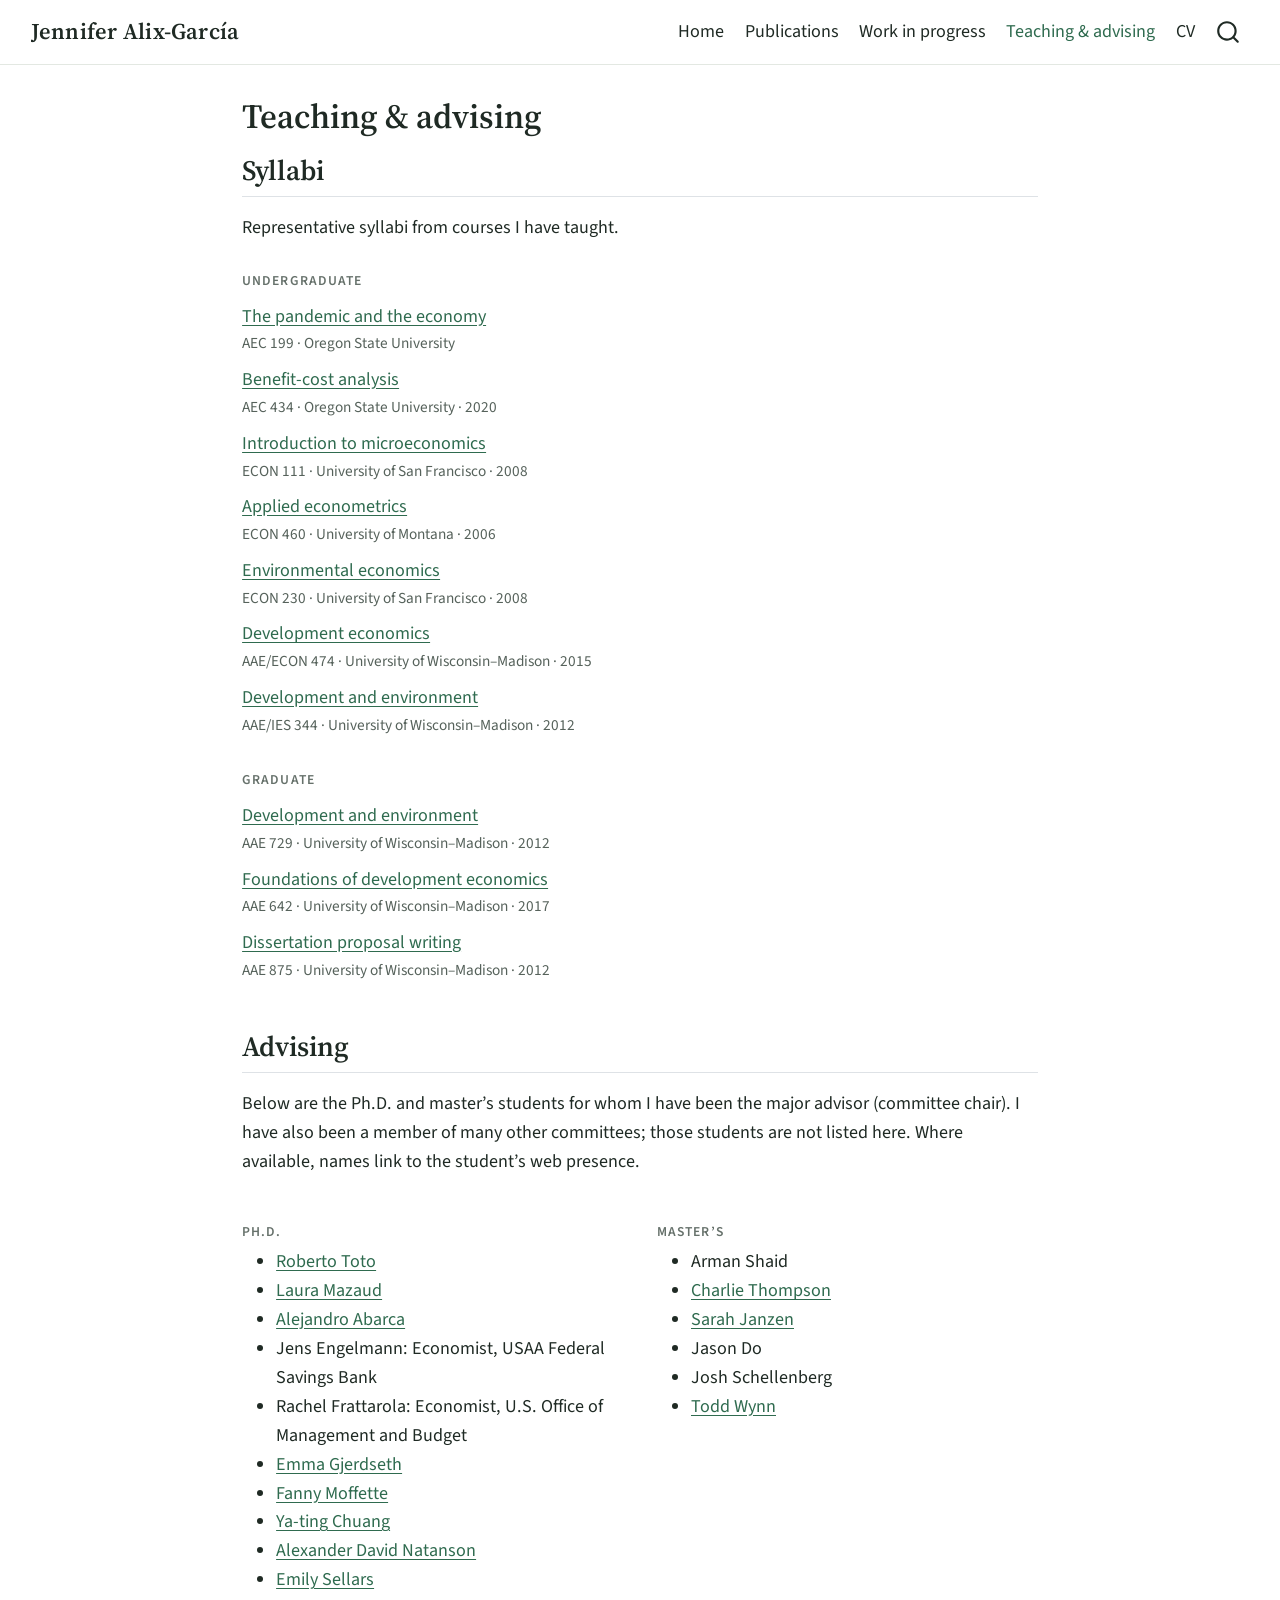
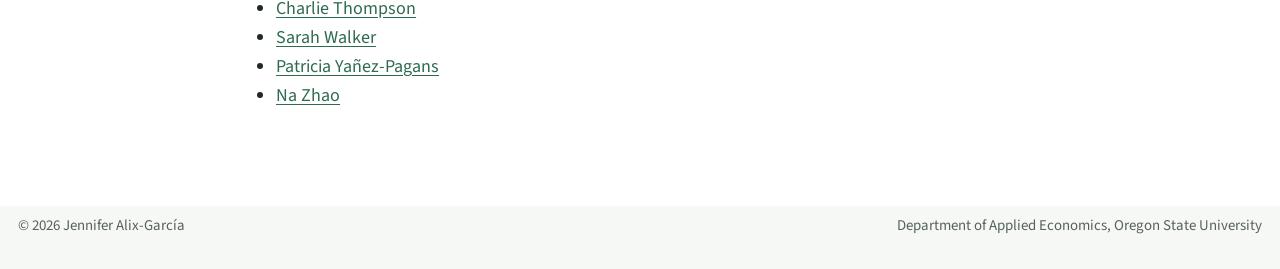
<file: teaching.html>
<!DOCTYPE html>
<html xmlns="http://www.w3.org/1999/xhtml" lang="en" xml:lang="en"><head>

<meta charset="utf-8">
<meta name="generator" content="quarto-1.4.555">

<meta name="viewport" content="width=device-width, initial-scale=1.0, user-scalable=yes">


<title>Jennifer Alix-García - Teaching &amp; advising</title>
<style>
code{white-space: pre-wrap;}
span.smallcaps{font-variant: small-caps;}
div.columns{display: flex; gap: min(4vw, 1.5em);}
div.column{flex: auto; overflow-x: auto;}
div.hanging-indent{margin-left: 1.5em; text-indent: -1.5em;}
ul.task-list{list-style: none;}
ul.task-list li input[type="checkbox"] {
  width: 0.8em;
  margin: 0 0.8em 0.2em -1em; /* quarto-specific, see https://github.com/quarto-dev/quarto-cli/issues/4556 */ 
  vertical-align: middle;
}
</style>


<script src="site_libs/quarto-nav/quarto-nav.js"></script>
<script src="site_libs/quarto-nav/headroom.min.js"></script>
<script src="site_libs/clipboard/clipboard.min.js"></script>
<script src="site_libs/quarto-search/autocomplete.umd.js"></script>
<script src="site_libs/quarto-search/fuse.min.js"></script>
<script src="site_libs/quarto-search/quarto-search.js"></script>
<meta name="quarto:offset" content="./">
<link href="./favicon.svg" rel="icon" type="image/svg+xml">
<script src="site_libs/quarto-html/quarto.js"></script>
<script src="site_libs/quarto-html/popper.min.js"></script>
<script src="site_libs/quarto-html/tippy.umd.min.js"></script>
<link href="site_libs/quarto-html/tippy.css" rel="stylesheet">
<link href="site_libs/quarto-html/quarto-syntax-highlighting.css" rel="stylesheet" id="quarto-text-highlighting-styles">
<script src="site_libs/bootstrap/bootstrap.min.js"></script>
<link href="site_libs/bootstrap/bootstrap-icons.css" rel="stylesheet">
<link href="site_libs/bootstrap/bootstrap.min.css" rel="stylesheet" id="quarto-bootstrap" data-mode="light">
<script id="quarto-search-options" type="application/json">{
  "location": "navbar",
  "copy-button": false,
  "collapse-after": 3,
  "panel-placement": "end",
  "type": "overlay",
  "limit": 50,
  "keyboard-shortcut": [
    "f",
    "/",
    "s"
  ],
  "show-item-context": false,
  "language": {
    "search-no-results-text": "No results",
    "search-matching-documents-text": "matching documents",
    "search-copy-link-title": "Copy link to search",
    "search-hide-matches-text": "Hide additional matches",
    "search-more-match-text": "more match in this document",
    "search-more-matches-text": "more matches in this document",
    "search-clear-button-title": "Clear",
    "search-text-placeholder": "",
    "search-detached-cancel-button-title": "Cancel",
    "search-submit-button-title": "Submit",
    "search-label": "Search"
  }
}</script>
<style>html{ scroll-behavior: smooth; }</style>


<meta property="og:title" content="Jennifer Alix-García - Teaching &amp; advising">
<meta property="og:description" content="Jennifer Alix-García is an applied microeconomist working on environment and development, economic geography, and forced migration. She is Professor of Applied Economics at Oregon State University.">
<meta property="og:site_name" content="Jennifer Alix-García">
</head>

<body class="nav-fixed fullcontent">

<div id="quarto-search-results"></div>
  <header id="quarto-header" class="headroom fixed-top">
    <nav class="navbar navbar-expand-lg " data-bs-theme="dark">
      <div class="navbar-container container-fluid">
      <div class="navbar-brand-container mx-auto">
    <a class="navbar-brand" href="./index.html">
    <span class="navbar-title">Jennifer Alix-García</span>
    </a>
  </div>
            <div id="quarto-search" class="" title="Search"></div>
          <button class="navbar-toggler" type="button" data-bs-toggle="collapse" data-bs-target="#navbarCollapse" aria-controls="navbarCollapse" aria-expanded="false" aria-label="Toggle navigation" onclick="if (window.quartoToggleHeadroom) { window.quartoToggleHeadroom(); }">
  <span class="navbar-toggler-icon"></span>
</button>
          <div class="collapse navbar-collapse" id="navbarCollapse">
            <ul class="navbar-nav navbar-nav-scroll ms-auto">
  <li class="nav-item">
    <a class="nav-link" href="./index.html"> 
<span class="menu-text">Home</span></a>
  </li>  
  <li class="nav-item">
    <a class="nav-link" href="./publications.html"> 
<span class="menu-text">Publications</span></a>
  </li>  
  <li class="nav-item">
    <a class="nav-link" href="./work-in-progress.html"> 
<span class="menu-text">Work in progress</span></a>
  </li>  
  <li class="nav-item">
    <a class="nav-link active" href="./teaching.html" aria-current="page"> 
<span class="menu-text">Teaching &amp; advising</span></a>
  </li>  
  <li class="nav-item">
    <a class="nav-link" href="./files/Alix-Garcia-CV.pdf"> 
<span class="menu-text">CV</span></a>
  </li>  
</ul>
          </div> <!-- /navcollapse -->
          <div class="quarto-navbar-tools">
</div>
      </div> <!-- /container-fluid -->
    </nav>
</header>
<!-- content -->
<div id="quarto-content" class="quarto-container page-columns page-rows-contents page-layout-article page-navbar">
<!-- sidebar -->
<!-- margin-sidebar -->
    
<!-- main -->
<main class="content" id="quarto-document-content">

<header id="title-block-header" class="quarto-title-block default">
<div class="quarto-title">
<h1 class="title">Teaching &amp; advising</h1>
</div>



<div class="quarto-title-meta">

    
  
    
  </div>
  


</header>


<section id="syllabi" class="level2">
<h2 data-anchor-id="syllabi">Syllabi</h2>
<p>Representative syllabi from courses I have taught.</p>
<section id="undergraduate" class="level3">
<h3 data-anchor-id="undergraduate">Undergraduate</h3>
<div class="course-list">
<ul>
<li><a href="files/syllabi/aec199-pandemic-and-the-economy.pdf">The pandemic and the economy</a> <span class="course-meta">AEC 199 · Oregon State University</span></li>
<li><a href="files/syllabi/aec434-benefit-cost-analysis-2020.pdf">Benefit-cost analysis</a> <span class="course-meta">AEC 434 · Oregon State University · 2020</span></li>
<li><a href="files/syllabi/econ111-principles-of-microeconomics-2008.pdf">Introduction to microeconomics</a> <span class="course-meta">ECON 111 · University of San Francisco · 2008</span></li>
<li><a href="files/syllabi/econ460-introduction-to-econometrics-2006.pdf">Applied econometrics</a> <span class="course-meta">ECON 460 · University of Montana · 2006</span></li>
<li><a href="files/syllabi/econ230-environmental-economics-2008.pdf">Environmental economics</a> <span class="course-meta">ECON 230 · University of San Francisco · 2008</span></li>
<li><a href="files/syllabi/aae474-economic-development-2015.pdf">Development economics</a> <span class="course-meta">AAE/ECON 474 · University of Wisconsin–Madison · 2015</span></li>
<li><a href="files/syllabi/aae344-environment-and-the-global-economy-2012.pdf">Development and environment</a> <span class="course-meta">AAE/IES 344 · University of Wisconsin–Madison · 2012</span></li>
</ul>
</div>
</section>
<section id="graduate" class="level3">
<h3 data-anchor-id="graduate">Graduate</h3>
<div class="course-list">
<ul>
<li><a href="files/syllabi/aae729-environment-and-development-2012.pdf">Development and environment</a> <span class="course-meta">AAE 729 · University of Wisconsin–Madison · 2012</span></li>
<li><a href="files/syllabi/aae642-foundations-of-development-economics-2017.pdf">Foundations of development economics</a> <span class="course-meta">AAE 642 · University of Wisconsin–Madison · 2017</span></li>
<li><a href="files/syllabi/aae875-dissertation-proposal-2012.pdf">Dissertation proposal writing</a> <span class="course-meta">AAE 875 · University of Wisconsin–Madison · 2012</span></li>
</ul>
</div>
</section>
</section>
<section id="advising" class="level2">
<h2 data-anchor-id="advising">Advising</h2>
<p>Below are the Ph.D.&nbsp;and master’s students for whom I have been the major advisor (committee chair). I have also been a member of many other committees; those students are not listed here. Where available, names link to the student’s web presence.</p>
<div class="two-col">
<section id="ph.d." class="level3">
<h3 data-anchor-id="ph.d.">Ph.D.</h3>
<ul>
<li><a href="https://sites.google.com/view/roberto-v-toto/">Roberto Toto</a></li>
<li><a href="https://www.linkedin.com/in/laura-mazaud-ecodev/">Laura Mazaud</a></li>
<li><a href="https://www.alejandroabarca.com/">Alejandro Abarca</a></li>
<li>Jens Engelmann: Economist, USAA Federal Savings Bank</li>
<li>Rachel Frattarola: Economist, U.S. Office of Management and Budget</li>
<li><a href="https://www.emmagjerdseth.com/">Emma Gjerdseth</a></li>
<li><a href="https://fannymoffette.com/">Fanny Moffette</a></li>
<li><a href="http://www.yatingchuang.com/">Ya-ting Chuang</a></li>
<li><a href="https://natansoa.wixsite.com/my-site">Alexander David Natanson</a></li>
<li><a href="https://emilysellars.com/">Emily Sellars</a></li>
<li><a href="https://www.linkedin.com/in/charles-thompson-60aa8a68/">Charlie Thompson</a></li>
<li><a href="https://sites.google.com/site/sarahwalkereconomics/home">Sarah Walker</a></li>
<li><a href="https://www.linkedin.com/in/patricia-yanez-pagans-30066675">Patricia Yañez-Pagans</a></li>
<li><a href="http://eyeonhousing.org/author/na-zhao/">Na Zhao</a></li>
</ul>
</section>
<section id="masters" class="level3">
<h3 data-anchor-id="masters">Master’s</h3>
<ul>
<li>Arman Shaid</li>
<li><a href="https://www.linkedin.com/in/charles-thompson-60aa8a68/">Charlie Thompson</a></li>
<li><a href="https://sites.google.com/view/sarahjanzen/home">Sarah Janzen</a></li>
<li>Jason Do</li>
<li>Josh Schellenberg</li>
<li><a href="https://www.linkedin.com/in/toddwynn/">Todd Wynn</a></li>
</ul>
</section>
</div>


</section>

</main> <!-- /main -->
<script id="quarto-html-after-body" type="application/javascript">
window.document.addEventListener("DOMContentLoaded", function (event) {
  const toggleBodyColorMode = (bsSheetEl) => {
    const mode = bsSheetEl.getAttribute("data-mode");
    const bodyEl = window.document.querySelector("body");
    if (mode === "dark") {
      bodyEl.classList.add("quarto-dark");
      bodyEl.classList.remove("quarto-light");
    } else {
      bodyEl.classList.add("quarto-light");
      bodyEl.classList.remove("quarto-dark");
    }
  }
  const toggleBodyColorPrimary = () => {
    const bsSheetEl = window.document.querySelector("link#quarto-bootstrap");
    if (bsSheetEl) {
      toggleBodyColorMode(bsSheetEl);
    }
  }
  toggleBodyColorPrimary();  
  const isCodeAnnotation = (el) => {
    for (const clz of el.classList) {
      if (clz.startsWith('code-annotation-')) {                     
        return true;
      }
    }
    return false;
  }
  const clipboard = new window.ClipboardJS('.code-copy-button', {
    text: function(trigger) {
      const codeEl = trigger.previousElementSibling.cloneNode(true);
      for (const childEl of codeEl.children) {
        if (isCodeAnnotation(childEl)) {
          childEl.remove();
        }
      }
      return codeEl.innerText;
    }
  });
  clipboard.on('success', function(e) {
    // button target
    const button = e.trigger;
    // don't keep focus
    button.blur();
    // flash "checked"
    button.classList.add('code-copy-button-checked');
    var currentTitle = button.getAttribute("title");
    button.setAttribute("title", "Copied!");
    let tooltip;
    if (window.bootstrap) {
      button.setAttribute("data-bs-toggle", "tooltip");
      button.setAttribute("data-bs-placement", "left");
      button.setAttribute("data-bs-title", "Copied!");
      tooltip = new bootstrap.Tooltip(button, 
        { trigger: "manual", 
          customClass: "code-copy-button-tooltip",
          offset: [0, -8]});
      tooltip.show();    
    }
    setTimeout(function() {
      if (tooltip) {
        tooltip.hide();
        button.removeAttribute("data-bs-title");
        button.removeAttribute("data-bs-toggle");
        button.removeAttribute("data-bs-placement");
      }
      button.setAttribute("title", currentTitle);
      button.classList.remove('code-copy-button-checked');
    }, 1000);
    // clear code selection
    e.clearSelection();
  });
    var localhostRegex = new RegExp(/^(?:http|https):\/\/localhost\:?[0-9]*\//);
    var mailtoRegex = new RegExp(/^mailto:/);
      var filterRegex = new RegExp("https:\/\/jalix-garcia\.github\.io\/");
    var isInternal = (href) => {
        return filterRegex.test(href) || localhostRegex.test(href) || mailtoRegex.test(href);
    }
    // Inspect non-navigation links and adorn them if external
 	var links = window.document.querySelectorAll('a[href]:not(.nav-link):not(.navbar-brand):not(.toc-action):not(.sidebar-link):not(.sidebar-item-toggle):not(.pagination-link):not(.no-external):not([aria-hidden]):not(.dropdown-item):not(.quarto-navigation-tool)');
    for (var i=0; i<links.length; i++) {
      const link = links[i];
      if (!isInternal(link.href)) {
        // undo the damage that might have been done by quarto-nav.js in the case of
        // links that we want to consider external
        if (link.dataset.originalHref !== undefined) {
          link.href = link.dataset.originalHref;
        }
      }
    }
  function tippyHover(el, contentFn, onTriggerFn, onUntriggerFn) {
    const config = {
      allowHTML: true,
      maxWidth: 500,
      delay: 100,
      arrow: false,
      appendTo: function(el) {
          return el.parentElement;
      },
      interactive: true,
      interactiveBorder: 10,
      theme: 'quarto',
      placement: 'bottom-start',
    };
    if (contentFn) {
      config.content = contentFn;
    }
    if (onTriggerFn) {
      config.onTrigger = onTriggerFn;
    }
    if (onUntriggerFn) {
      config.onUntrigger = onUntriggerFn;
    }
    window.tippy(el, config); 
  }
  const noterefs = window.document.querySelectorAll('a[role="doc-noteref"]');
  for (var i=0; i<noterefs.length; i++) {
    const ref = noterefs[i];
    tippyHover(ref, function() {
      // use id or data attribute instead here
      let href = ref.getAttribute('data-footnote-href') || ref.getAttribute('href');
      try { href = new URL(href).hash; } catch {}
      const id = href.replace(/^#\/?/, "");
      const note = window.document.getElementById(id);
      if (note) {
        return note.innerHTML;
      } else {
        return "";
      }
    });
  }
  const xrefs = window.document.querySelectorAll('a.quarto-xref');
  const processXRef = (id, note) => {
    // Strip column container classes
    const stripColumnClz = (el) => {
      el.classList.remove("page-full", "page-columns");
      if (el.children) {
        for (const child of el.children) {
          stripColumnClz(child);
        }
      }
    }
    stripColumnClz(note)
    if (id === null || id.startsWith('sec-')) {
      // Special case sections, only their first couple elements
      const container = document.createElement("div");
      if (note.children && note.children.length > 2) {
        container.appendChild(note.children[0].cloneNode(true));
        for (let i = 1; i < note.children.length; i++) {
          const child = note.children[i];
          if (child.tagName === "P" && child.innerText === "") {
            continue;
          } else {
            container.appendChild(child.cloneNode(true));
            break;
          }
        }
        if (window.Quarto?.typesetMath) {
          window.Quarto.typesetMath(container);
        }
        return container.innerHTML
      } else {
        if (window.Quarto?.typesetMath) {
          window.Quarto.typesetMath(note);
        }
        return note.innerHTML;
      }
    } else {
      // Remove any anchor links if they are present
      const anchorLink = note.querySelector('a.anchorjs-link');
      if (anchorLink) {
        anchorLink.remove();
      }
      if (window.Quarto?.typesetMath) {
        window.Quarto.typesetMath(note);
      }
      // TODO in 1.5, we should make sure this works without a callout special case
      if (note.classList.contains("callout")) {
        return note.outerHTML;
      } else {
        return note.innerHTML;
      }
    }
  }
  for (var i=0; i<xrefs.length; i++) {
    const xref = xrefs[i];
    tippyHover(xref, undefined, function(instance) {
      instance.disable();
      let url = xref.getAttribute('href');
      let hash = undefined; 
      if (url.startsWith('#')) {
        hash = url;
      } else {
        try { hash = new URL(url).hash; } catch {}
      }
      if (hash) {
        const id = hash.replace(/^#\/?/, "");
        const note = window.document.getElementById(id);
        if (note !== null) {
          try {
            const html = processXRef(id, note.cloneNode(true));
            instance.setContent(html);
          } finally {
            instance.enable();
            instance.show();
          }
        } else {
          // See if we can fetch this
          fetch(url.split('#')[0])
          .then(res => res.text())
          .then(html => {
            const parser = new DOMParser();
            const htmlDoc = parser.parseFromString(html, "text/html");
            const note = htmlDoc.getElementById(id);
            if (note !== null) {
              const html = processXRef(id, note);
              instance.setContent(html);
            } 
          }).finally(() => {
            instance.enable();
            instance.show();
          });
        }
      } else {
        // See if we can fetch a full url (with no hash to target)
        // This is a special case and we should probably do some content thinning / targeting
        fetch(url)
        .then(res => res.text())
        .then(html => {
          const parser = new DOMParser();
          const htmlDoc = parser.parseFromString(html, "text/html");
          const note = htmlDoc.querySelector('main.content');
          if (note !== null) {
            // This should only happen for chapter cross references
            // (since there is no id in the URL)
            // remove the first header
            if (note.children.length > 0 && note.children[0].tagName === "HEADER") {
              note.children[0].remove();
            }
            const html = processXRef(null, note);
            instance.setContent(html);
          } 
        }).finally(() => {
          instance.enable();
          instance.show();
        });
      }
    }, function(instance) {
    });
  }
      let selectedAnnoteEl;
      const selectorForAnnotation = ( cell, annotation) => {
        let cellAttr = 'data-code-cell="' + cell + '"';
        let lineAttr = 'data-code-annotation="' +  annotation + '"';
        const selector = 'span[' + cellAttr + '][' + lineAttr + ']';
        return selector;
      }
      const selectCodeLines = (annoteEl) => {
        const doc = window.document;
        const targetCell = annoteEl.getAttribute("data-target-cell");
        const targetAnnotation = annoteEl.getAttribute("data-target-annotation");
        const annoteSpan = window.document.querySelector(selectorForAnnotation(targetCell, targetAnnotation));
        const lines = annoteSpan.getAttribute("data-code-lines").split(",");
        const lineIds = lines.map((line) => {
          return targetCell + "-" + line;
        })
        let top = null;
        let height = null;
        let parent = null;
        if (lineIds.length > 0) {
            //compute the position of the single el (top and bottom and make a div)
            const el = window.document.getElementById(lineIds[0]);
            top = el.offsetTop;
            height = el.offsetHeight;
            parent = el.parentElement.parentElement;
          if (lineIds.length > 1) {
            const lastEl = window.document.getElementById(lineIds[lineIds.length - 1]);
            const bottom = lastEl.offsetTop + lastEl.offsetHeight;
            height = bottom - top;
          }
          if (top !== null && height !== null && parent !== null) {
            // cook up a div (if necessary) and position it 
            let div = window.document.getElementById("code-annotation-line-highlight");
            if (div === null) {
              div = window.document.createElement("div");
              div.setAttribute("id", "code-annotation-line-highlight");
              div.style.position = 'absolute';
              parent.appendChild(div);
            }
            div.style.top = top - 2 + "px";
            div.style.height = height + 4 + "px";
            div.style.left = 0;
            let gutterDiv = window.document.getElementById("code-annotation-line-highlight-gutter");
            if (gutterDiv === null) {
              gutterDiv = window.document.createElement("div");
              gutterDiv.setAttribute("id", "code-annotation-line-highlight-gutter");
              gutterDiv.style.position = 'absolute';
              const codeCell = window.document.getElementById(targetCell);
              const gutter = codeCell.querySelector('.code-annotation-gutter');
              gutter.appendChild(gutterDiv);
            }
            gutterDiv.style.top = top - 2 + "px";
            gutterDiv.style.height = height + 4 + "px";
          }
          selectedAnnoteEl = annoteEl;
        }
      };
      const unselectCodeLines = () => {
        const elementsIds = ["code-annotation-line-highlight", "code-annotation-line-highlight-gutter"];
        elementsIds.forEach((elId) => {
          const div = window.document.getElementById(elId);
          if (div) {
            div.remove();
          }
        });
        selectedAnnoteEl = undefined;
      };
        // Handle positioning of the toggle
    window.addEventListener(
      "resize",
      throttle(() => {
        elRect = undefined;
        if (selectedAnnoteEl) {
          selectCodeLines(selectedAnnoteEl);
        }
      }, 10)
    );
    function throttle(fn, ms) {
    let throttle = false;
    let timer;
      return (...args) => {
        if(!throttle) { // first call gets through
            fn.apply(this, args);
            throttle = true;
        } else { // all the others get throttled
            if(timer) clearTimeout(timer); // cancel #2
            timer = setTimeout(() => {
              fn.apply(this, args);
              timer = throttle = false;
            }, ms);
        }
      };
    }
      // Attach click handler to the DT
      const annoteDls = window.document.querySelectorAll('dt[data-target-cell]');
      for (const annoteDlNode of annoteDls) {
        annoteDlNode.addEventListener('click', (event) => {
          const clickedEl = event.target;
          if (clickedEl !== selectedAnnoteEl) {
            unselectCodeLines();
            const activeEl = window.document.querySelector('dt[data-target-cell].code-annotation-active');
            if (activeEl) {
              activeEl.classList.remove('code-annotation-active');
            }
            selectCodeLines(clickedEl);
            clickedEl.classList.add('code-annotation-active');
          } else {
            // Unselect the line
            unselectCodeLines();
            clickedEl.classList.remove('code-annotation-active');
          }
        });
      }
  const findCites = (el) => {
    const parentEl = el.parentElement;
    if (parentEl) {
      const cites = parentEl.dataset.cites;
      if (cites) {
        return {
          el,
          cites: cites.split(' ')
        };
      } else {
        return findCites(el.parentElement)
      }
    } else {
      return undefined;
    }
  };
  var bibliorefs = window.document.querySelectorAll('a[role="doc-biblioref"]');
  for (var i=0; i<bibliorefs.length; i++) {
    const ref = bibliorefs[i];
    const citeInfo = findCites(ref);
    if (citeInfo) {
      tippyHover(citeInfo.el, function() {
        var popup = window.document.createElement('div');
        citeInfo.cites.forEach(function(cite) {
          var citeDiv = window.document.createElement('div');
          citeDiv.classList.add('hanging-indent');
          citeDiv.classList.add('csl-entry');
          var biblioDiv = window.document.getElementById('ref-' + cite);
          if (biblioDiv) {
            citeDiv.innerHTML = biblioDiv.innerHTML;
          }
          popup.appendChild(citeDiv);
        });
        return popup.innerHTML;
      });
    }
  }
});
</script>
</div> <!-- /content -->
<footer class="footer">
  <div class="nav-footer">
    <div class="nav-footer-left">
<p>© 2026 Jennifer Alix-García</p>
</div>   
    <div class="nav-footer-center">
      &nbsp;
    </div>
    <div class="nav-footer-right">
<p>Department of Applied Economics, Oregon State University</p>
</div>
  </div>
</footer>




<script src="site_libs/quarto-html/zenscroll-min.js"></script>
</body></html>
</file>
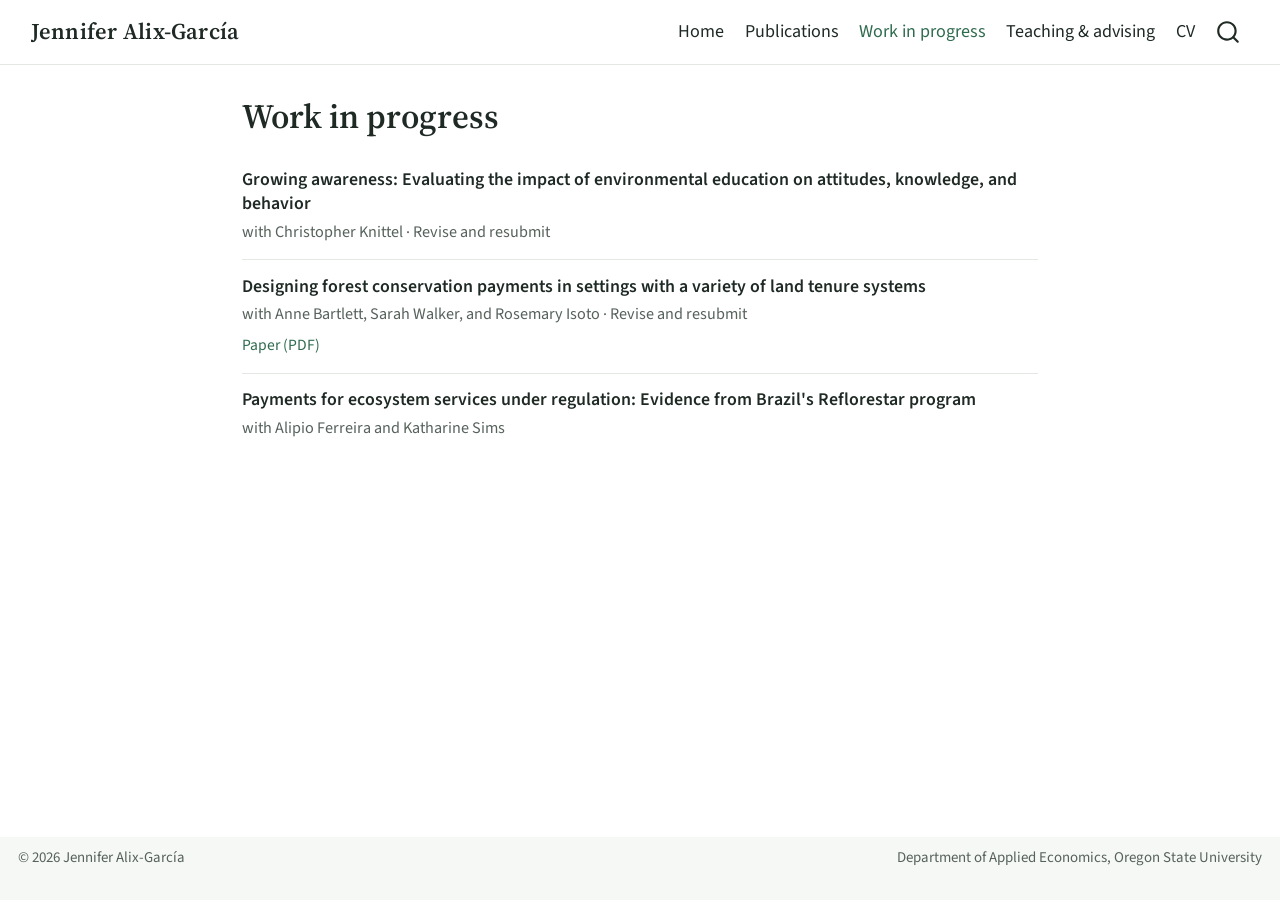
<file: work-in-progress.html>
<!DOCTYPE html>
<html xmlns="http://www.w3.org/1999/xhtml" lang="en" xml:lang="en"><head>

<meta charset="utf-8">
<meta name="generator" content="quarto-1.4.555">

<meta name="viewport" content="width=device-width, initial-scale=1.0, user-scalable=yes">


<title>Jennifer Alix-García - Work in progress</title>
<style>
code{white-space: pre-wrap;}
span.smallcaps{font-variant: small-caps;}
div.columns{display: flex; gap: min(4vw, 1.5em);}
div.column{flex: auto; overflow-x: auto;}
div.hanging-indent{margin-left: 1.5em; text-indent: -1.5em;}
ul.task-list{list-style: none;}
ul.task-list li input[type="checkbox"] {
  width: 0.8em;
  margin: 0 0.8em 0.2em -1em; /* quarto-specific, see https://github.com/quarto-dev/quarto-cli/issues/4556 */ 
  vertical-align: middle;
}
</style>


<script src="site_libs/quarto-nav/quarto-nav.js"></script>
<script src="site_libs/quarto-nav/headroom.min.js"></script>
<script src="site_libs/clipboard/clipboard.min.js"></script>
<script src="site_libs/quarto-search/autocomplete.umd.js"></script>
<script src="site_libs/quarto-search/fuse.min.js"></script>
<script src="site_libs/quarto-search/quarto-search.js"></script>
<meta name="quarto:offset" content="./">
<link href="./favicon.svg" rel="icon" type="image/svg+xml">
<script src="site_libs/quarto-html/quarto.js"></script>
<script src="site_libs/quarto-html/popper.min.js"></script>
<script src="site_libs/quarto-html/tippy.umd.min.js"></script>
<link href="site_libs/quarto-html/tippy.css" rel="stylesheet">
<link href="site_libs/quarto-html/quarto-syntax-highlighting.css" rel="stylesheet" id="quarto-text-highlighting-styles">
<script src="site_libs/bootstrap/bootstrap.min.js"></script>
<link href="site_libs/bootstrap/bootstrap-icons.css" rel="stylesheet">
<link href="site_libs/bootstrap/bootstrap.min.css" rel="stylesheet" id="quarto-bootstrap" data-mode="light">
<script id="quarto-search-options" type="application/json">{
  "location": "navbar",
  "copy-button": false,
  "collapse-after": 3,
  "panel-placement": "end",
  "type": "overlay",
  "limit": 50,
  "keyboard-shortcut": [
    "f",
    "/",
    "s"
  ],
  "show-item-context": false,
  "language": {
    "search-no-results-text": "No results",
    "search-matching-documents-text": "matching documents",
    "search-copy-link-title": "Copy link to search",
    "search-hide-matches-text": "Hide additional matches",
    "search-more-match-text": "more match in this document",
    "search-more-matches-text": "more matches in this document",
    "search-clear-button-title": "Clear",
    "search-text-placeholder": "",
    "search-detached-cancel-button-title": "Cancel",
    "search-submit-button-title": "Submit",
    "search-label": "Search"
  }
}</script>
<style>html{ scroll-behavior: smooth; }</style>


<meta property="og:title" content="Jennifer Alix-García - Work in progress">
<meta property="og:site_name" content="Jennifer Alix-García">
</head>

<body class="nav-fixed fullcontent">

<div id="quarto-search-results"></div>
  <header id="quarto-header" class="headroom fixed-top">
    <nav class="navbar navbar-expand-lg " data-bs-theme="dark">
      <div class="navbar-container container-fluid">
      <div class="navbar-brand-container mx-auto">
    <a class="navbar-brand" href="./index.html">
    <span class="navbar-title">Jennifer Alix-García</span>
    </a>
  </div>
            <div id="quarto-search" class="" title="Search"></div>
          <button class="navbar-toggler" type="button" data-bs-toggle="collapse" data-bs-target="#navbarCollapse" aria-controls="navbarCollapse" aria-expanded="false" aria-label="Toggle navigation" onclick="if (window.quartoToggleHeadroom) { window.quartoToggleHeadroom(); }">
  <span class="navbar-toggler-icon"></span>
</button>
          <div class="collapse navbar-collapse" id="navbarCollapse">
            <ul class="navbar-nav navbar-nav-scroll ms-auto">
  <li class="nav-item">
    <a class="nav-link" href="./index.html"> 
<span class="menu-text">Home</span></a>
  </li>  
  <li class="nav-item">
    <a class="nav-link" href="./publications.html"> 
<span class="menu-text">Publications</span></a>
  </li>  
  <li class="nav-item">
    <a class="nav-link active" href="./work-in-progress.html" aria-current="page"> 
<span class="menu-text">Work in progress</span></a>
  </li>  
  <li class="nav-item">
    <a class="nav-link" href="./teaching.html"> 
<span class="menu-text">Teaching &amp; advising</span></a>
  </li>  
  <li class="nav-item">
    <a class="nav-link" href="./files/Alix-Garcia-CV.pdf"> 
<span class="menu-text">CV</span></a>
  </li>  
</ul>
          </div> <!-- /navcollapse -->
          <div class="quarto-navbar-tools">
</div>
      </div> <!-- /container-fluid -->
    </nav>
</header>
<!-- content -->
<div id="quarto-content" class="quarto-container page-columns page-rows-contents page-layout-article page-navbar">
<!-- sidebar -->
<!-- margin-sidebar -->
    
<!-- main -->
<main class="content" id="quarto-document-content">

<header id="title-block-header" class="quarto-title-block default">
<div class="quarto-title">
<h1 class="title">Work in progress</h1>
</div>



<div class="quarto-title-meta">

    
  
    
  </div>
  


</header>


<div class="pub-list">
<div class="pub">
<div class="pub-title">Growing awareness: Evaluating the impact of environmental education on attitudes, knowledge, and behavior</div>
<div class="pub-meta">with Christopher Knittel · Revise and resubmit</div>
</div>
<div class="pub">
<div class="pub-title"><a href="files/papers/wip-forest-conservation-payments-uganda.pdf">Designing forest conservation payments in settings with a variety of land tenure systems</a></div>
<div class="pub-meta">with Anne Bartlett, Sarah Walker, and Rosemary Isoto · Revise and resubmit</div>
<div class="pub-links"><a href="files/papers/wip-forest-conservation-payments-uganda.pdf">Paper (PDF)</a></div>
</div>
<div class="pub">
<div class="pub-title">Payments for ecosystem services under regulation: Evidence from Brazil's Reflorestar program</div>
<div class="pub-meta">with Alipio Ferreira and Katharine Sims</div>
</div>
</div>



</main> <!-- /main -->
<script id="quarto-html-after-body" type="application/javascript">
window.document.addEventListener("DOMContentLoaded", function (event) {
  const toggleBodyColorMode = (bsSheetEl) => {
    const mode = bsSheetEl.getAttribute("data-mode");
    const bodyEl = window.document.querySelector("body");
    if (mode === "dark") {
      bodyEl.classList.add("quarto-dark");
      bodyEl.classList.remove("quarto-light");
    } else {
      bodyEl.classList.add("quarto-light");
      bodyEl.classList.remove("quarto-dark");
    }
  }
  const toggleBodyColorPrimary = () => {
    const bsSheetEl = window.document.querySelector("link#quarto-bootstrap");
    if (bsSheetEl) {
      toggleBodyColorMode(bsSheetEl);
    }
  }
  toggleBodyColorPrimary();  
  const isCodeAnnotation = (el) => {
    for (const clz of el.classList) {
      if (clz.startsWith('code-annotation-')) {                     
        return true;
      }
    }
    return false;
  }
  const clipboard = new window.ClipboardJS('.code-copy-button', {
    text: function(trigger) {
      const codeEl = trigger.previousElementSibling.cloneNode(true);
      for (const childEl of codeEl.children) {
        if (isCodeAnnotation(childEl)) {
          childEl.remove();
        }
      }
      return codeEl.innerText;
    }
  });
  clipboard.on('success', function(e) {
    // button target
    const button = e.trigger;
    // don't keep focus
    button.blur();
    // flash "checked"
    button.classList.add('code-copy-button-checked');
    var currentTitle = button.getAttribute("title");
    button.setAttribute("title", "Copied!");
    let tooltip;
    if (window.bootstrap) {
      button.setAttribute("data-bs-toggle", "tooltip");
      button.setAttribute("data-bs-placement", "left");
      button.setAttribute("data-bs-title", "Copied!");
      tooltip = new bootstrap.Tooltip(button, 
        { trigger: "manual", 
          customClass: "code-copy-button-tooltip",
          offset: [0, -8]});
      tooltip.show();    
    }
    setTimeout(function() {
      if (tooltip) {
        tooltip.hide();
        button.removeAttribute("data-bs-title");
        button.removeAttribute("data-bs-toggle");
        button.removeAttribute("data-bs-placement");
      }
      button.setAttribute("title", currentTitle);
      button.classList.remove('code-copy-button-checked');
    }, 1000);
    // clear code selection
    e.clearSelection();
  });
    var localhostRegex = new RegExp(/^(?:http|https):\/\/localhost\:?[0-9]*\//);
    var mailtoRegex = new RegExp(/^mailto:/);
      var filterRegex = new RegExp("https:\/\/jalix-garcia\.github\.io\/");
    var isInternal = (href) => {
        return filterRegex.test(href) || localhostRegex.test(href) || mailtoRegex.test(href);
    }
    // Inspect non-navigation links and adorn them if external
 	var links = window.document.querySelectorAll('a[href]:not(.nav-link):not(.navbar-brand):not(.toc-action):not(.sidebar-link):not(.sidebar-item-toggle):not(.pagination-link):not(.no-external):not([aria-hidden]):not(.dropdown-item):not(.quarto-navigation-tool)');
    for (var i=0; i<links.length; i++) {
      const link = links[i];
      if (!isInternal(link.href)) {
        // undo the damage that might have been done by quarto-nav.js in the case of
        // links that we want to consider external
        if (link.dataset.originalHref !== undefined) {
          link.href = link.dataset.originalHref;
        }
      }
    }
  function tippyHover(el, contentFn, onTriggerFn, onUntriggerFn) {
    const config = {
      allowHTML: true,
      maxWidth: 500,
      delay: 100,
      arrow: false,
      appendTo: function(el) {
          return el.parentElement;
      },
      interactive: true,
      interactiveBorder: 10,
      theme: 'quarto',
      placement: 'bottom-start',
    };
    if (contentFn) {
      config.content = contentFn;
    }
    if (onTriggerFn) {
      config.onTrigger = onTriggerFn;
    }
    if (onUntriggerFn) {
      config.onUntrigger = onUntriggerFn;
    }
    window.tippy(el, config); 
  }
  const noterefs = window.document.querySelectorAll('a[role="doc-noteref"]');
  for (var i=0; i<noterefs.length; i++) {
    const ref = noterefs[i];
    tippyHover(ref, function() {
      // use id or data attribute instead here
      let href = ref.getAttribute('data-footnote-href') || ref.getAttribute('href');
      try { href = new URL(href).hash; } catch {}
      const id = href.replace(/^#\/?/, "");
      const note = window.document.getElementById(id);
      if (note) {
        return note.innerHTML;
      } else {
        return "";
      }
    });
  }
  const xrefs = window.document.querySelectorAll('a.quarto-xref');
  const processXRef = (id, note) => {
    // Strip column container classes
    const stripColumnClz = (el) => {
      el.classList.remove("page-full", "page-columns");
      if (el.children) {
        for (const child of el.children) {
          stripColumnClz(child);
        }
      }
    }
    stripColumnClz(note)
    if (id === null || id.startsWith('sec-')) {
      // Special case sections, only their first couple elements
      const container = document.createElement("div");
      if (note.children && note.children.length > 2) {
        container.appendChild(note.children[0].cloneNode(true));
        for (let i = 1; i < note.children.length; i++) {
          const child = note.children[i];
          if (child.tagName === "P" && child.innerText === "") {
            continue;
          } else {
            container.appendChild(child.cloneNode(true));
            break;
          }
        }
        if (window.Quarto?.typesetMath) {
          window.Quarto.typesetMath(container);
        }
        return container.innerHTML
      } else {
        if (window.Quarto?.typesetMath) {
          window.Quarto.typesetMath(note);
        }
        return note.innerHTML;
      }
    } else {
      // Remove any anchor links if they are present
      const anchorLink = note.querySelector('a.anchorjs-link');
      if (anchorLink) {
        anchorLink.remove();
      }
      if (window.Quarto?.typesetMath) {
        window.Quarto.typesetMath(note);
      }
      // TODO in 1.5, we should make sure this works without a callout special case
      if (note.classList.contains("callout")) {
        return note.outerHTML;
      } else {
        return note.innerHTML;
      }
    }
  }
  for (var i=0; i<xrefs.length; i++) {
    const xref = xrefs[i];
    tippyHover(xref, undefined, function(instance) {
      instance.disable();
      let url = xref.getAttribute('href');
      let hash = undefined; 
      if (url.startsWith('#')) {
        hash = url;
      } else {
        try { hash = new URL(url).hash; } catch {}
      }
      if (hash) {
        const id = hash.replace(/^#\/?/, "");
        const note = window.document.getElementById(id);
        if (note !== null) {
          try {
            const html = processXRef(id, note.cloneNode(true));
            instance.setContent(html);
          } finally {
            instance.enable();
            instance.show();
          }
        } else {
          // See if we can fetch this
          fetch(url.split('#')[0])
          .then(res => res.text())
          .then(html => {
            const parser = new DOMParser();
            const htmlDoc = parser.parseFromString(html, "text/html");
            const note = htmlDoc.getElementById(id);
            if (note !== null) {
              const html = processXRef(id, note);
              instance.setContent(html);
            } 
          }).finally(() => {
            instance.enable();
            instance.show();
          });
        }
      } else {
        // See if we can fetch a full url (with no hash to target)
        // This is a special case and we should probably do some content thinning / targeting
        fetch(url)
        .then(res => res.text())
        .then(html => {
          const parser = new DOMParser();
          const htmlDoc = parser.parseFromString(html, "text/html");
          const note = htmlDoc.querySelector('main.content');
          if (note !== null) {
            // This should only happen for chapter cross references
            // (since there is no id in the URL)
            // remove the first header
            if (note.children.length > 0 && note.children[0].tagName === "HEADER") {
              note.children[0].remove();
            }
            const html = processXRef(null, note);
            instance.setContent(html);
          } 
        }).finally(() => {
          instance.enable();
          instance.show();
        });
      }
    }, function(instance) {
    });
  }
      let selectedAnnoteEl;
      const selectorForAnnotation = ( cell, annotation) => {
        let cellAttr = 'data-code-cell="' + cell + '"';
        let lineAttr = 'data-code-annotation="' +  annotation + '"';
        const selector = 'span[' + cellAttr + '][' + lineAttr + ']';
        return selector;
      }
      const selectCodeLines = (annoteEl) => {
        const doc = window.document;
        const targetCell = annoteEl.getAttribute("data-target-cell");
        const targetAnnotation = annoteEl.getAttribute("data-target-annotation");
        const annoteSpan = window.document.querySelector(selectorForAnnotation(targetCell, targetAnnotation));
        const lines = annoteSpan.getAttribute("data-code-lines").split(",");
        const lineIds = lines.map((line) => {
          return targetCell + "-" + line;
        })
        let top = null;
        let height = null;
        let parent = null;
        if (lineIds.length > 0) {
            //compute the position of the single el (top and bottom and make a div)
            const el = window.document.getElementById(lineIds[0]);
            top = el.offsetTop;
            height = el.offsetHeight;
            parent = el.parentElement.parentElement;
          if (lineIds.length > 1) {
            const lastEl = window.document.getElementById(lineIds[lineIds.length - 1]);
            const bottom = lastEl.offsetTop + lastEl.offsetHeight;
            height = bottom - top;
          }
          if (top !== null && height !== null && parent !== null) {
            // cook up a div (if necessary) and position it 
            let div = window.document.getElementById("code-annotation-line-highlight");
            if (div === null) {
              div = window.document.createElement("div");
              div.setAttribute("id", "code-annotation-line-highlight");
              div.style.position = 'absolute';
              parent.appendChild(div);
            }
            div.style.top = top - 2 + "px";
            div.style.height = height + 4 + "px";
            div.style.left = 0;
            let gutterDiv = window.document.getElementById("code-annotation-line-highlight-gutter");
            if (gutterDiv === null) {
              gutterDiv = window.document.createElement("div");
              gutterDiv.setAttribute("id", "code-annotation-line-highlight-gutter");
              gutterDiv.style.position = 'absolute';
              const codeCell = window.document.getElementById(targetCell);
              const gutter = codeCell.querySelector('.code-annotation-gutter');
              gutter.appendChild(gutterDiv);
            }
            gutterDiv.style.top = top - 2 + "px";
            gutterDiv.style.height = height + 4 + "px";
          }
          selectedAnnoteEl = annoteEl;
        }
      };
      const unselectCodeLines = () => {
        const elementsIds = ["code-annotation-line-highlight", "code-annotation-line-highlight-gutter"];
        elementsIds.forEach((elId) => {
          const div = window.document.getElementById(elId);
          if (div) {
            div.remove();
          }
        });
        selectedAnnoteEl = undefined;
      };
        // Handle positioning of the toggle
    window.addEventListener(
      "resize",
      throttle(() => {
        elRect = undefined;
        if (selectedAnnoteEl) {
          selectCodeLines(selectedAnnoteEl);
        }
      }, 10)
    );
    function throttle(fn, ms) {
    let throttle = false;
    let timer;
      return (...args) => {
        if(!throttle) { // first call gets through
            fn.apply(this, args);
            throttle = true;
        } else { // all the others get throttled
            if(timer) clearTimeout(timer); // cancel #2
            timer = setTimeout(() => {
              fn.apply(this, args);
              timer = throttle = false;
            }, ms);
        }
      };
    }
      // Attach click handler to the DT
      const annoteDls = window.document.querySelectorAll('dt[data-target-cell]');
      for (const annoteDlNode of annoteDls) {
        annoteDlNode.addEventListener('click', (event) => {
          const clickedEl = event.target;
          if (clickedEl !== selectedAnnoteEl) {
            unselectCodeLines();
            const activeEl = window.document.querySelector('dt[data-target-cell].code-annotation-active');
            if (activeEl) {
              activeEl.classList.remove('code-annotation-active');
            }
            selectCodeLines(clickedEl);
            clickedEl.classList.add('code-annotation-active');
          } else {
            // Unselect the line
            unselectCodeLines();
            clickedEl.classList.remove('code-annotation-active');
          }
        });
      }
  const findCites = (el) => {
    const parentEl = el.parentElement;
    if (parentEl) {
      const cites = parentEl.dataset.cites;
      if (cites) {
        return {
          el,
          cites: cites.split(' ')
        };
      } else {
        return findCites(el.parentElement)
      }
    } else {
      return undefined;
    }
  };
  var bibliorefs = window.document.querySelectorAll('a[role="doc-biblioref"]');
  for (var i=0; i<bibliorefs.length; i++) {
    const ref = bibliorefs[i];
    const citeInfo = findCites(ref);
    if (citeInfo) {
      tippyHover(citeInfo.el, function() {
        var popup = window.document.createElement('div');
        citeInfo.cites.forEach(function(cite) {
          var citeDiv = window.document.createElement('div');
          citeDiv.classList.add('hanging-indent');
          citeDiv.classList.add('csl-entry');
          var biblioDiv = window.document.getElementById('ref-' + cite);
          if (biblioDiv) {
            citeDiv.innerHTML = biblioDiv.innerHTML;
          }
          popup.appendChild(citeDiv);
        });
        return popup.innerHTML;
      });
    }
  }
});
</script>
</div> <!-- /content -->
<footer class="footer">
  <div class="nav-footer">
    <div class="nav-footer-left">
<p>© 2026 Jennifer Alix-García</p>
</div>   
    <div class="nav-footer-center">
      &nbsp;
    </div>
    <div class="nav-footer-right">
<p>Department of Applied Economics, Oregon State University</p>
</div>
  </div>
</footer>




<script src="site_libs/quarto-html/zenscroll-min.js"></script>
</body></html>
</file>
<file: site_libs/quarto-html/tippy.css>
.tippy-box[data-animation=fade][data-state=hidden]{opacity:0}[data-tippy-root]{max-width:calc(100vw - 10px)}.tippy-box{position:relative;background-color:#333;color:#fff;border-radius:4px;font-size:14px;line-height:1.4;white-space:normal;outline:0;transition-property:transform,visibility,opacity}.tippy-box[data-placement^=top]>.tippy-arrow{bottom:0}.tippy-box[data-placement^=top]>.tippy-arrow:before{bottom:-7px;left:0;border-width:8px 8px 0;border-top-color:initial;transform-origin:center top}.tippy-box[data-placement^=bottom]>.tippy-arrow{top:0}.tippy-box[data-placement^=bottom]>.tippy-arrow:before{top:-7px;left:0;border-width:0 8px 8px;border-bottom-color:initial;transform-origin:center bottom}.tippy-box[data-placement^=left]>.tippy-arrow{right:0}.tippy-box[data-placement^=left]>.tippy-arrow:before{border-width:8px 0 8px 8px;border-left-color:initial;right:-7px;transform-origin:center left}.tippy-box[data-placement^=right]>.tippy-arrow{left:0}.tippy-box[data-placement^=right]>.tippy-arrow:before{left:-7px;border-width:8px 8px 8px 0;border-right-color:initial;transform-origin:center right}.tippy-box[data-inertia][data-state=visible]{transition-timing-function:cubic-bezier(.54,1.5,.38,1.11)}.tippy-arrow{width:16px;height:16px;color:#333}.tippy-arrow:before{content:"";position:absolute;border-color:transparent;border-style:solid}.tippy-content{position:relative;padding:5px 9px;z-index:1}
</file>
<file: site_libs/quarto-html/quarto-syntax-highlighting.css>
/* quarto syntax highlight colors */
:root {
  --quarto-hl-ot-color: #003B4F;
  --quarto-hl-at-color: #657422;
  --quarto-hl-ss-color: #20794D;
  --quarto-hl-an-color: #5E5E5E;
  --quarto-hl-fu-color: #4758AB;
  --quarto-hl-st-color: #20794D;
  --quarto-hl-cf-color: #003B4F;
  --quarto-hl-op-color: #5E5E5E;
  --quarto-hl-er-color: #AD0000;
  --quarto-hl-bn-color: #AD0000;
  --quarto-hl-al-color: #AD0000;
  --quarto-hl-va-color: #111111;
  --quarto-hl-bu-color: inherit;
  --quarto-hl-ex-color: inherit;
  --quarto-hl-pp-color: #AD0000;
  --quarto-hl-in-color: #5E5E5E;
  --quarto-hl-vs-color: #20794D;
  --quarto-hl-wa-color: #5E5E5E;
  --quarto-hl-do-color: #5E5E5E;
  --quarto-hl-im-color: #00769E;
  --quarto-hl-ch-color: #20794D;
  --quarto-hl-dt-color: #AD0000;
  --quarto-hl-fl-color: #AD0000;
  --quarto-hl-co-color: #5E5E5E;
  --quarto-hl-cv-color: #5E5E5E;
  --quarto-hl-cn-color: #8f5902;
  --quarto-hl-sc-color: #5E5E5E;
  --quarto-hl-dv-color: #AD0000;
  --quarto-hl-kw-color: #003B4F;
}

/* other quarto variables */
:root {
  --quarto-font-monospace: SFMono-Regular, Menlo, Monaco, Consolas, "Liberation Mono", "Courier New", monospace;
}

pre > code.sourceCode > span {
  color: #003B4F;
}

code span {
  color: #003B4F;
}

code.sourceCode > span {
  color: #003B4F;
}

div.sourceCode,
div.sourceCode pre.sourceCode {
  color: #003B4F;
}

code span.ot {
  color: #003B4F;
  font-style: inherit;
}

code span.at {
  color: #657422;
  font-style: inherit;
}

code span.ss {
  color: #20794D;
  font-style: inherit;
}

code span.an {
  color: #5E5E5E;
  font-style: inherit;
}

code span.fu {
  color: #4758AB;
  font-style: inherit;
}

code span.st {
  color: #20794D;
  font-style: inherit;
}

code span.cf {
  color: #003B4F;
  font-style: inherit;
}

code span.op {
  color: #5E5E5E;
  font-style: inherit;
}

code span.er {
  color: #AD0000;
  font-style: inherit;
}

code span.bn {
  color: #AD0000;
  font-style: inherit;
}

code span.al {
  color: #AD0000;
  font-style: inherit;
}

code span.va {
  color: #111111;
  font-style: inherit;
}

code span.bu {
  font-style: inherit;
}

code span.ex {
  font-style: inherit;
}

code span.pp {
  color: #AD0000;
  font-style: inherit;
}

code span.in {
  color: #5E5E5E;
  font-style: inherit;
}

code span.vs {
  color: #20794D;
  font-style: inherit;
}

code span.wa {
  color: #5E5E5E;
  font-style: italic;
}

code span.do {
  color: #5E5E5E;
  font-style: italic;
}

code span.im {
  color: #00769E;
  font-style: inherit;
}

code span.ch {
  color: #20794D;
  font-style: inherit;
}

code span.dt {
  color: #AD0000;
  font-style: inherit;
}

code span.fl {
  color: #AD0000;
  font-style: inherit;
}

code span.co {
  color: #5E5E5E;
  font-style: inherit;
}

code span.cv {
  color: #5E5E5E;
  font-style: italic;
}

code span.cn {
  color: #8f5902;
  font-style: inherit;
}

code span.sc {
  color: #5E5E5E;
  font-style: inherit;
}

code span.dv {
  color: #AD0000;
  font-style: inherit;
}

code span.kw {
  color: #003B4F;
  font-style: inherit;
}

.prevent-inlining {
  content: "</";
}

/*# sourceMappingURL=debc5d5d77c3f9108843748ff7464032.css.map */
</file>
